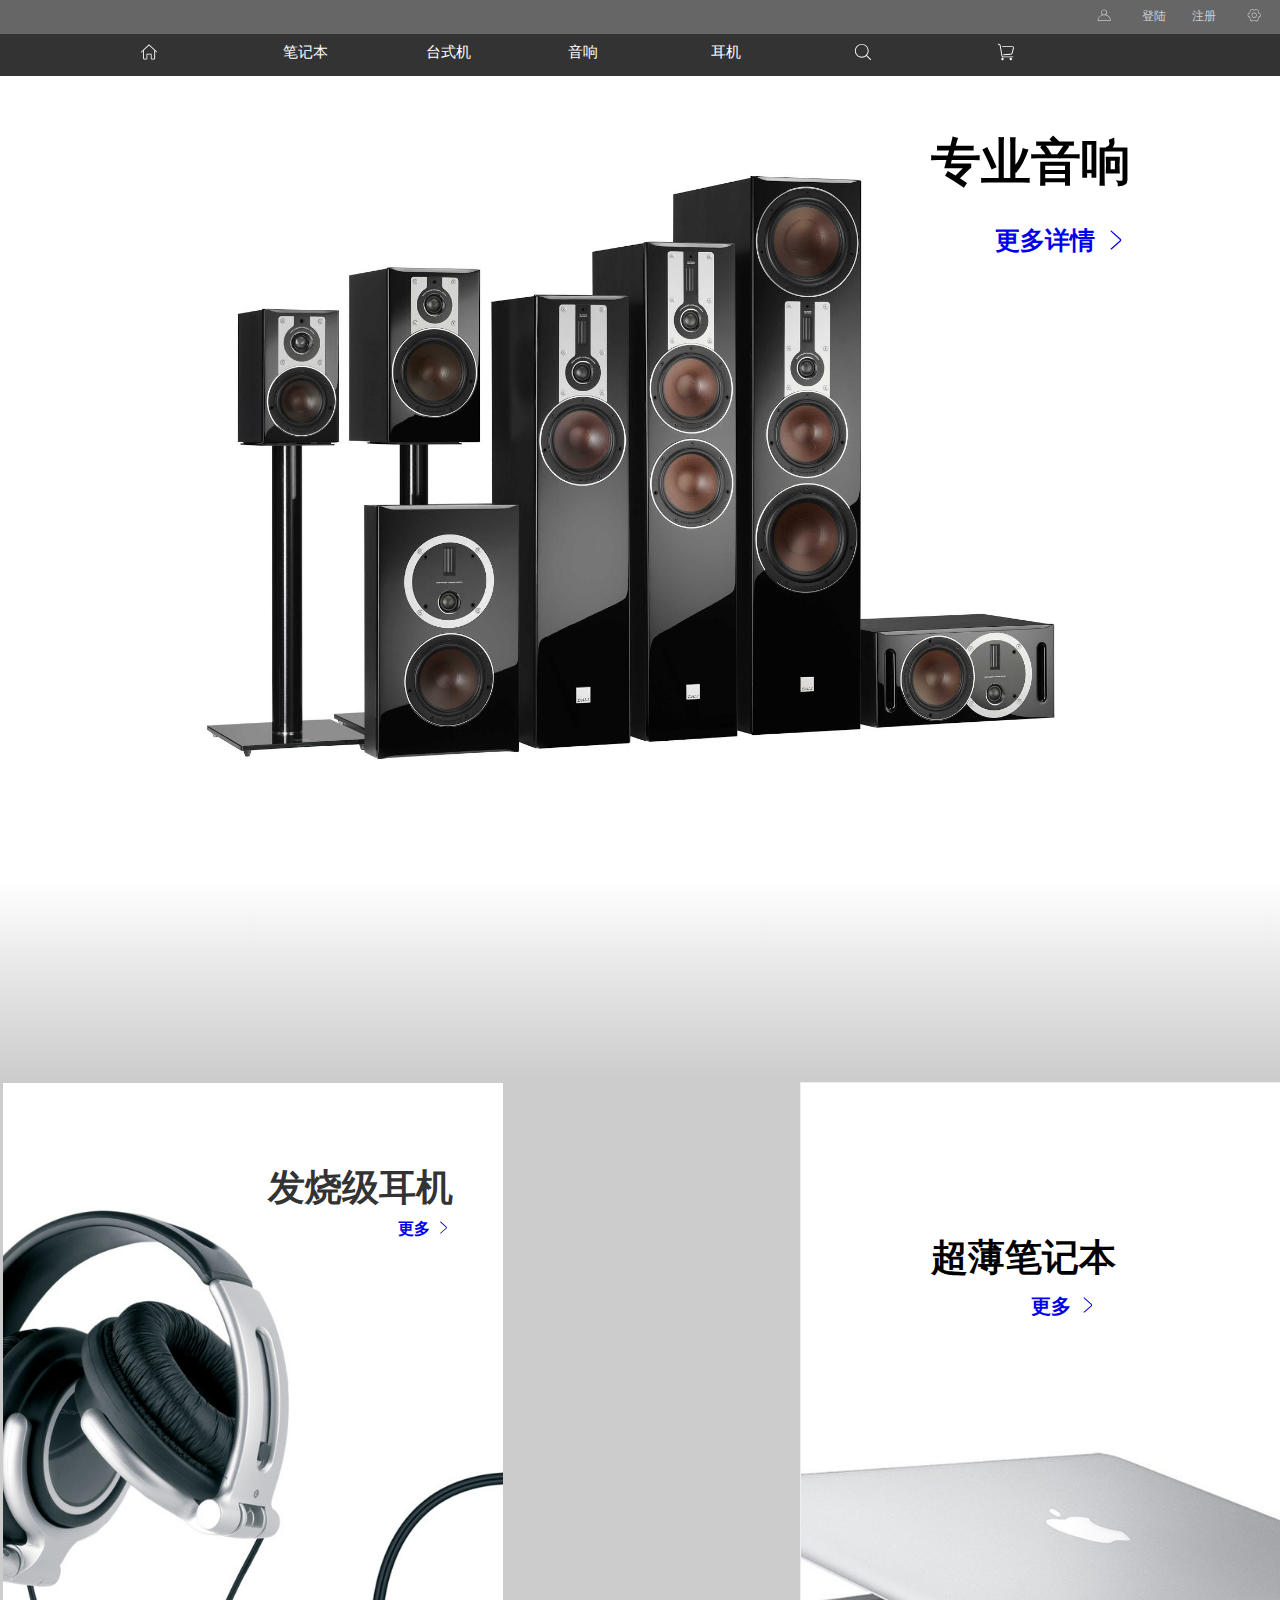
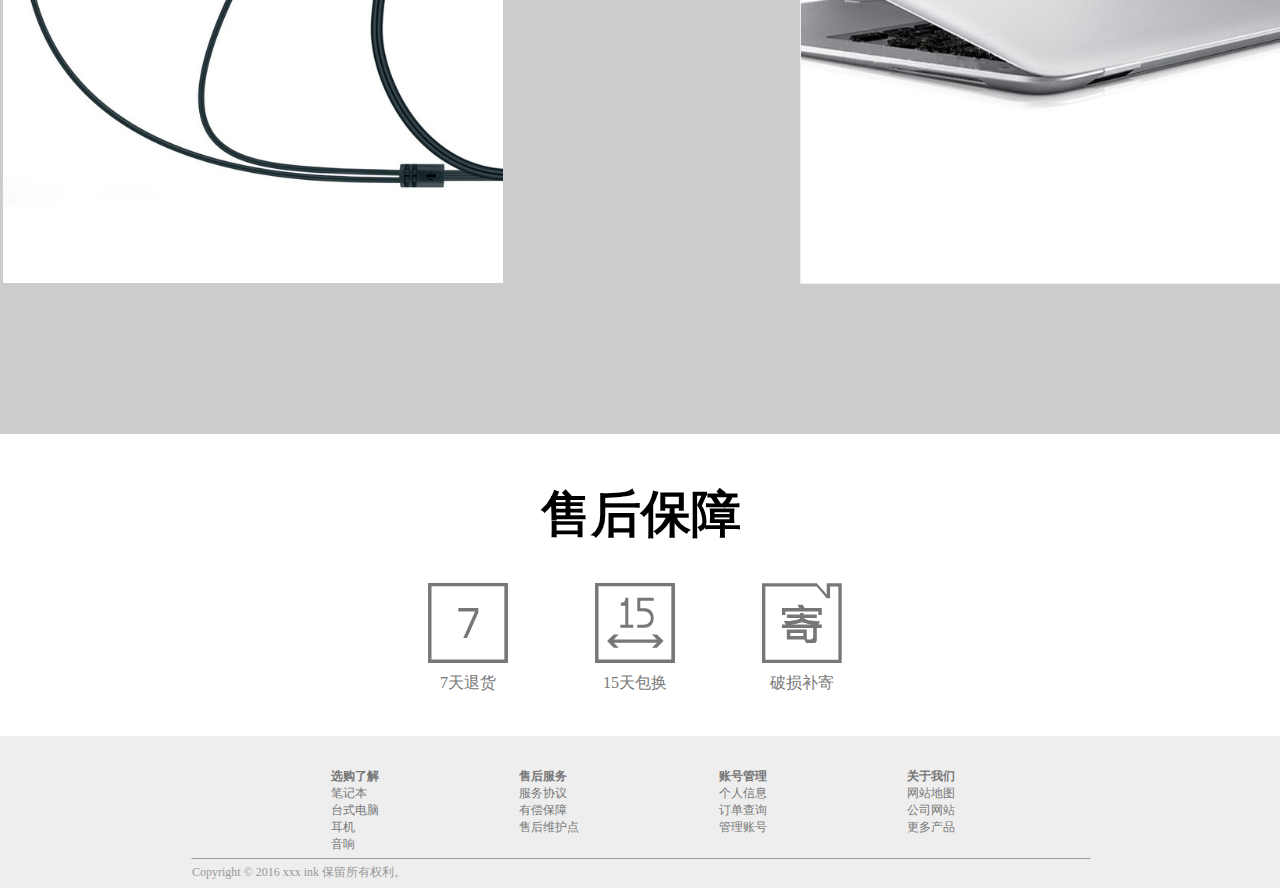
<file: 学校作业/index.html>
<!doctype html>
<html>
<head>
<meta charset="utf-8">
<title>百脑汇</title>
<link href="css/index.css" type="text/CSS" rel="stylesheet">
<script src="icon/iconfont.js"></script>
<script src="js/alert.js"></script>
</head>
<body>
  <div id="container">
    <div id="banner" class="banner">
      <div class="logo"></div>
      <div class="user">
        <ul class="login">
          <li><a href="#">
            <svg class="icon" aria-hidden="true">
              <use xlink:href="#icon-wodejuhuasuan"></use>
            </svg>
          </a></li>
          <li><a href="#">登陆</a></li>
          <li><a href="#">注册</a></li>
          <li><a href="#">
            <svg class="icon" aria-hidden="true">
              <use xlink:href="#icon-shezhi"></use>
            </svg>
          </a></li>
        </ul>
      </div>
    </div>
    <div id="nav" class="nav">
      <ul>
        <li><a href="#">
          <svg class="icon" aria-hidden="true">
            <use xlink:href="#icon-shouye"></use>
          </svg>
        </a></li>
        <li><a href="laptop.html">笔记本</a></li>
        <li><a href="destop.html">台式机</a></li>
        <li><a href="yinxiang.html">音响</a></li>
        <li><a href="ear-pod.html">耳机</a></li>
        <li><a href="#">
          <svg class="icon" aria-hidden="true">
            <use xlink:href="#icon-sousuo"></use>
          </svg>
        </a></li>
        <li><a href="#">
          <svg class="icon" aria-hidden="true">
            <use xlink:href="#icon-gouwuche"></use>
          </svg>
        </a></li>
      </ul>
    </div>
    <div id="content" class="content">
      <div class="laptop-main">
        <p>
          专业音响<br>
          <a href="#">
            更多详情
            <svg class="icon" aria-hidden="true">
              <use xlink:href="#icon-more"></use>
            </svg>
          </a>
        </p>
      </div>
      <div class="ingradient">
      </div>
      <div class="laptop-middle">
        <div class="laptop-center">
          <div class="laptop-left">
            <p>
              发烧级耳机<br>
              <a href="#">更多
                <svg class="icon" aria-hidden="true">
                  <use xlink:href="#icon-more"></use>
                </svg>
              </a>
            </p>
          </div>
          <div class="laptop-right">
            <p>
              超薄笔记本<br>
              <a href="#">
                更多
                <svg class="icon" aria-hidden="true">
                  <use xlink:href="#icon-more"></use>
                </svg>
              </a>
            </p>
          </div>
        </div>
      </div>
      </div>
      <div class="laptop-bottom">
        <div class="after-sale-service">
          <p>售后保障</p>
            <div class="seven-day">
              <svg class="icon" aria-hidden="true">
                 <use xlink:href="#icon-7tiantuihuo"></use>
              </svg>
              <span>7天退货</span>
            </div>
            <div class="fifteen-day">
              <svg class="icon" aria-hidden="true">
                 <use xlink:href="#icon-15tianbaohuan"></use>
              </svg>
              <span>15天包换</span>
            </div>
            <div class="recover">
              <svg class="icon" aria-hidden="true">
                 <use xlink:href="#icon-posunbuji"></use>
              </svg>
              <span>破损补寄</span>
            </div>
        </div>
      </div>
  <div class="footer" id="footer">
    <div class="list">
      <dl>
        <dt>选购了解</dt>
        <dd>笔记本</dd>
        <dd>台式电脑</dd>
        <dd>耳机</dd>
        <dd>音响</dd>
      </dl>
      <dl>
        <dt>售后服务</dt>
        <dd>服务协议</dd>
        <dd>有偿保障</dd>
        <dd>售后维护点</dd>
      </dl>
      <dl>
        <dt>账号管理</dt>
        <dd>个人信息</dd>
        <dd>订单查询</dd>
        <dd>管理账号</dd>
      </dl>
      <dl>
        <dt>关于我们</dt>
        <dd>网站地图</dd>
        <dd>公司网站</dd>
        <dd>更多产品</dd>
      </dl>
    <div>
    <div class="declaration">
    <p>Copyright © 2016 xxx ink 保留所有权利。</p>
    </div>
  </div>
</div>
</body>
</html>
</file>
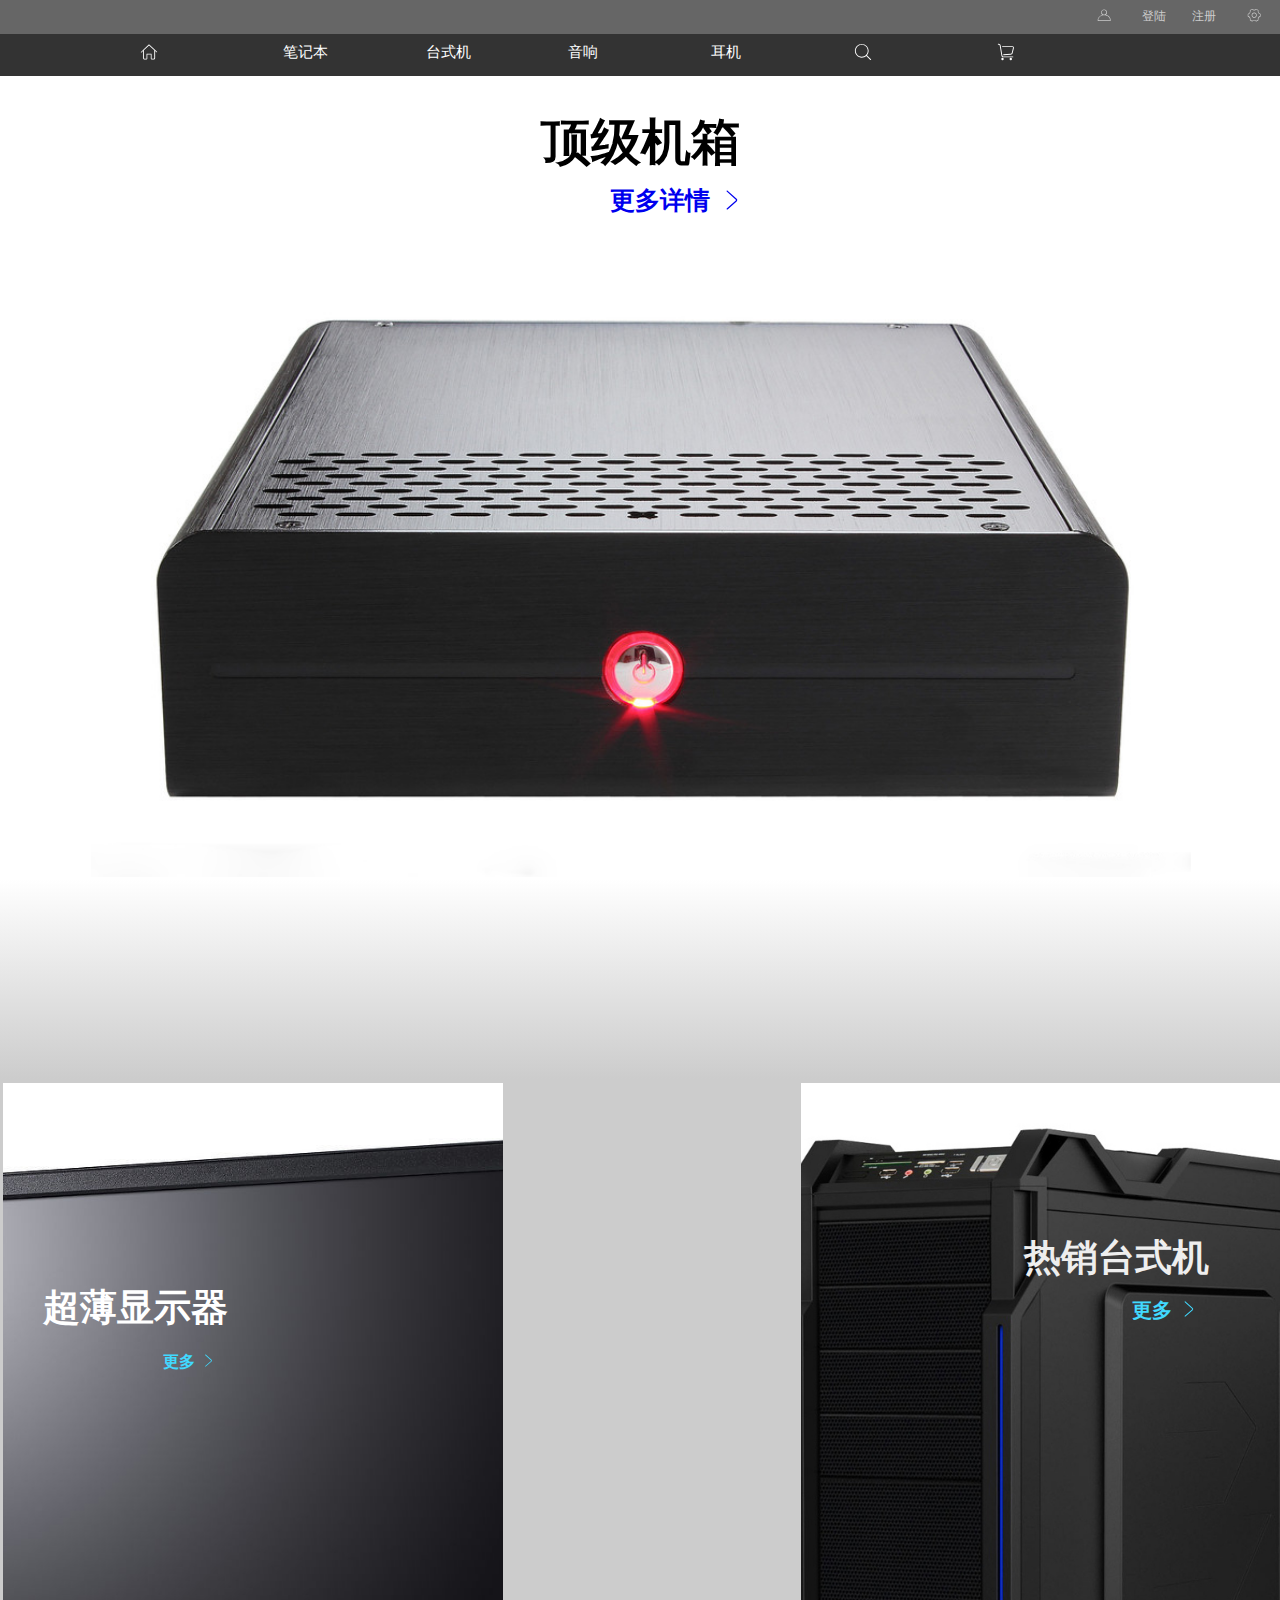
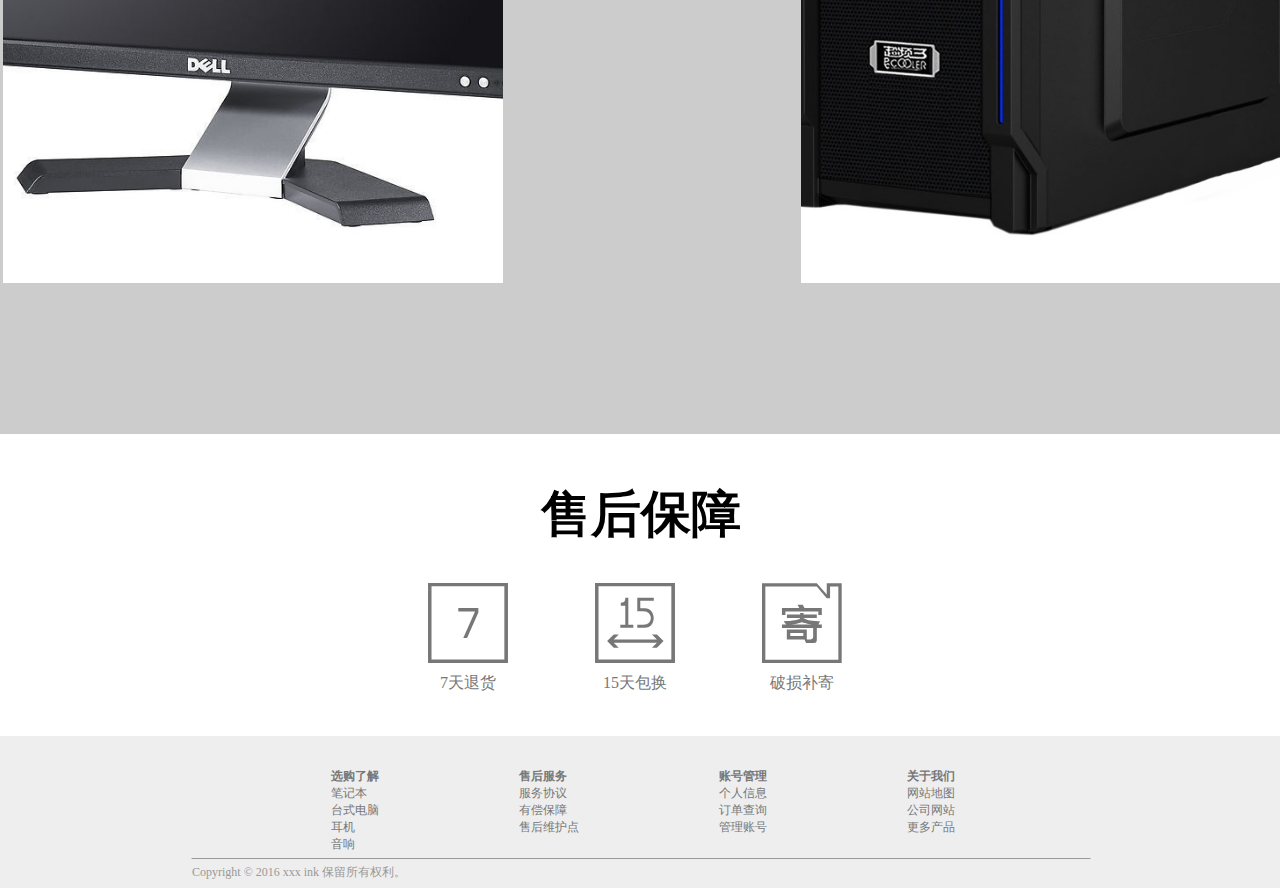
<file: 学校作业/destop.html>
<!doctype html>
<html>
<head>
<meta charset="utf-8">
<title>百脑汇-台式机专区</title>
<link href="css/destop.css" type="text/CSS" rel="stylesheet">
<script src="icon/iconfont.js"></script>
</head>
<body>
  <div id="container">
    <div id="banner" class="banner">
      <div class="logo"></div>
      <div class="user">
        <ul class="login">
          <li><a href="#">
            <svg class="icon" aria-hidden="true">
              <use xlink:href="#icon-wodejuhuasuan"></use>
            </svg>
          </a></li>
          <li><a href="#">登陆</a></li>
          <li><a href="#">注册</a></li>
          <li><a href="#">
            <svg class="icon" aria-hidden="true">
              <use xlink:href="#icon-shezhi"></use>
            </svg>
          </a></li>
        </ul>
      </div>
    </div>
    <div id="nav" class="nav">
      <ul>
        <li><a href="index.html">
          <svg class="icon" aria-hidden="true">
            <use xlink:href="#icon-shouye"></use>
          </svg>
        </a></li>
        <li><a href="laptop.html">笔记本</a></li>
        <li><a href="#">台式机</a></li>
        <li><a href="yinxiang.html">音响</a></li>
        <li><a href="ear-pod.html">耳机</a></li>
        <li><a href="#">
          <svg class="icon" aria-hidden="true">
            <use xlink:href="#icon-sousuo"></use>
          </svg>
        </a></li>
        <li><a href="#">
          <svg class="icon" aria-hidden="true">
            <use xlink:href="#icon-gouwuche"></use>
          </svg>
        </a></li>
      </ul>
    </div>
    <div id="content" class="content">
      <div class="laptop-main">
        <p>
          顶级机箱<br>
          <a href="#">
            更多详情
            <svg class="icon" aria-hidden="true">
              <use xlink:href="#icon-more"></use>
            </svg>
          </a>
        </p>
      </div>
      <div class="ingradient">
      </div>
      <div class="laptop-middle">
        <div class="laptop-center">
          <div class="laptop-left">
            <p>
              超薄显示器<br>
              <a href="#">更多
                <svg class="icon" aria-hidden="true">
                  <use xlink:href="#icon-more"></use>
                </svg>
              </a>
            </p>
          </div>
          <div class="laptop-right">
            <p>
              热销台式机
              <br><a href="#">
                更多
                <svg class="icon" aria-hidden="true">
                  <use xlink:href="#icon-more"></use>
                </svg>
              </a>
            </p>
          </div>
        </div>
      </div>
      </div>
      <div class="laptop-bottom">
        <div class="after-sale-service">
          <p>售后保障</p>
            <div class="seven-day">
              <svg class="icon" aria-hidden="true">
                 <use xlink:href="#icon-7tiantuihuo"></use>
              </svg>
              <span>7天退货</span>
            </div>
            <div class="fifteen-day">
              <svg class="icon" aria-hidden="true">
                 <use xlink:href="#icon-15tianbaohuan"></use>
              </svg>
              <span>15天包换</span>
            </div>
            <div class="recover">
              <svg class="icon" aria-hidden="true">
                 <use xlink:href="#icon-posunbuji"></use>
              </svg>
              <span>破损补寄</span>
            </div>
        </div>
      </div>
  <div class="footer" id="footer">
    <div class="list">
      <dl>
        <dt>选购了解</dt>
        <dd>笔记本</dd>
        <dd>台式电脑</dd>
        <dd>耳机</dd>
        <dd>音响</dd>
      </dl>
      <dl>
        <dt>售后服务</dt>
        <dd>服务协议</dd>
        <dd>有偿保障</dd>
        <dd>售后维护点</dd>
      </dl>
      <dl>
        <dt>账号管理</dt>
        <dd>个人信息</dd>
        <dd>订单查询</dd>
        <dd>管理账号</dd>
      </dl>
      <dl>
        <dt>关于我们</dt>
        <dd>网站地图</dd>
        <dd>公司网站</dd>
        <dd>更多产品</dd>
      </dl>
    <div>
    <div class="declaration">
    <p>Copyright © 2016 xxx ink 保留所有权利。</p>
    </div>
  </div>
</div>
</body>
</html>
</file>
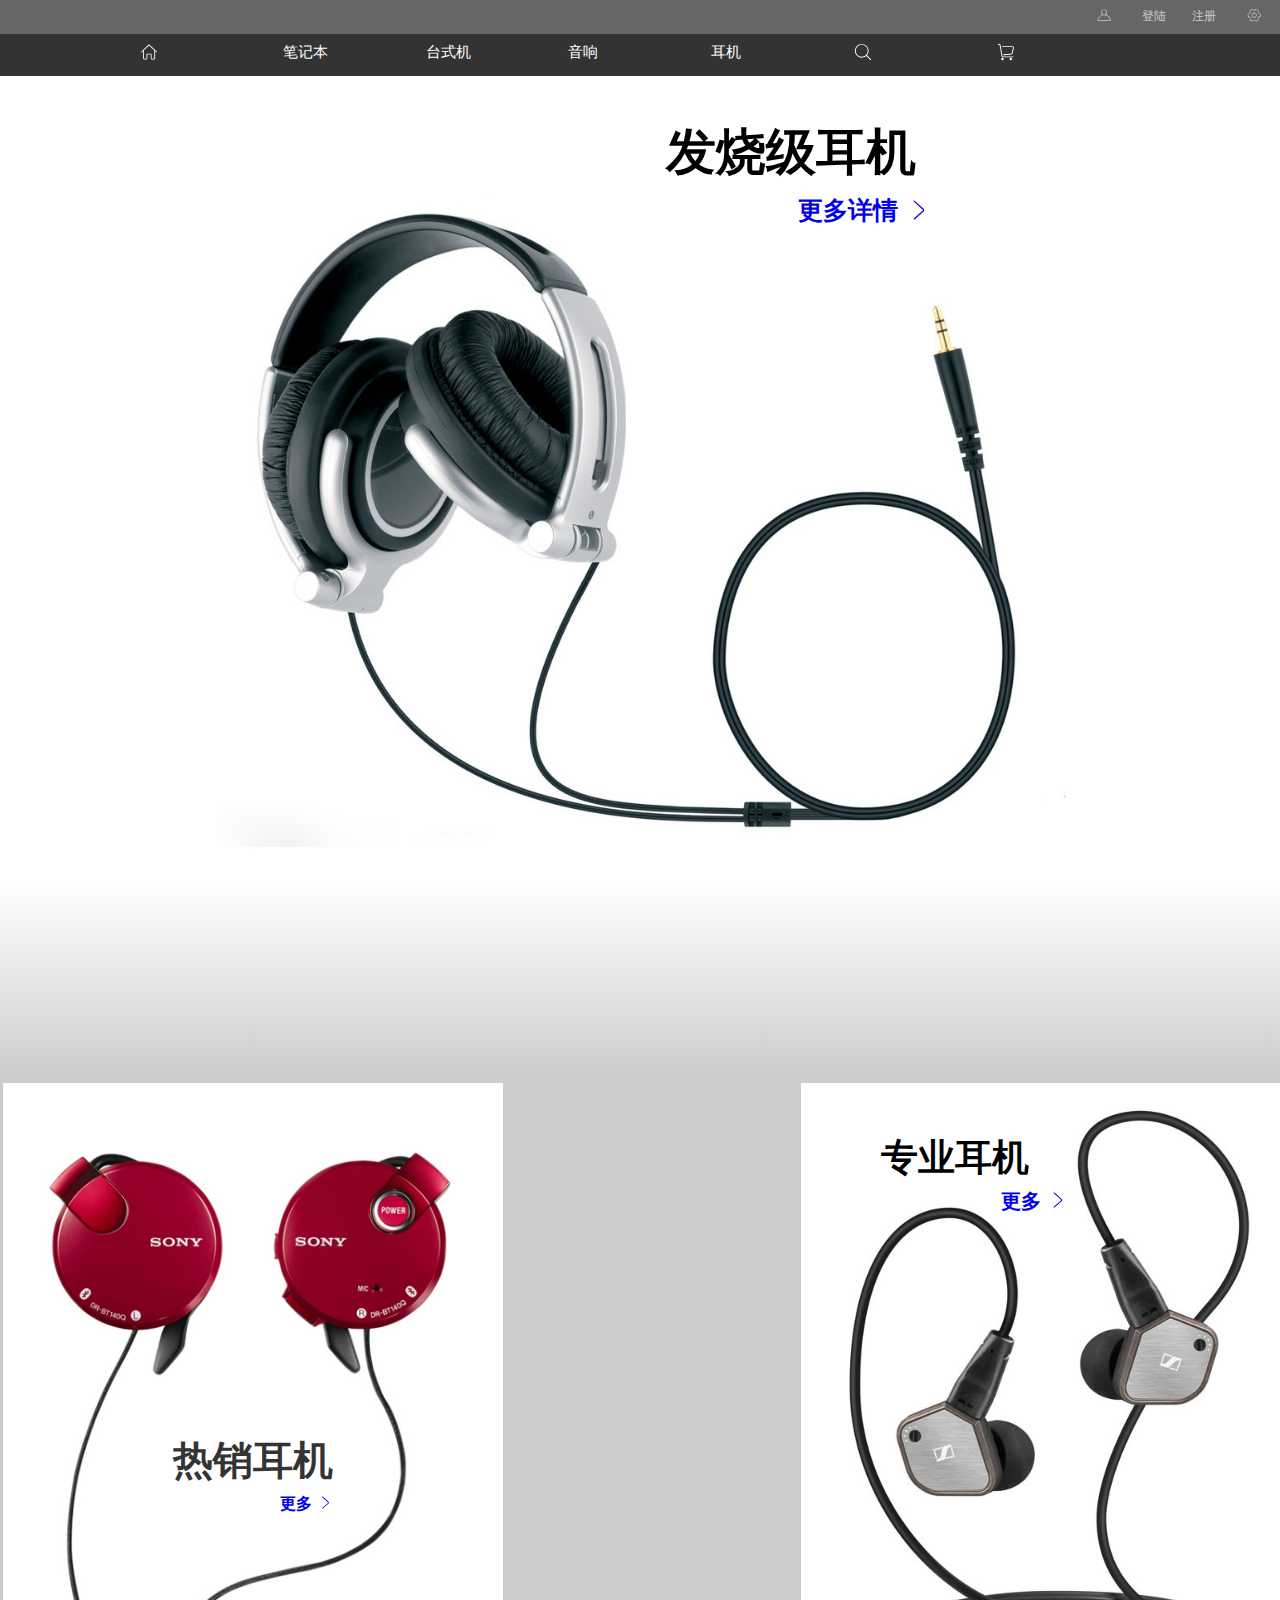
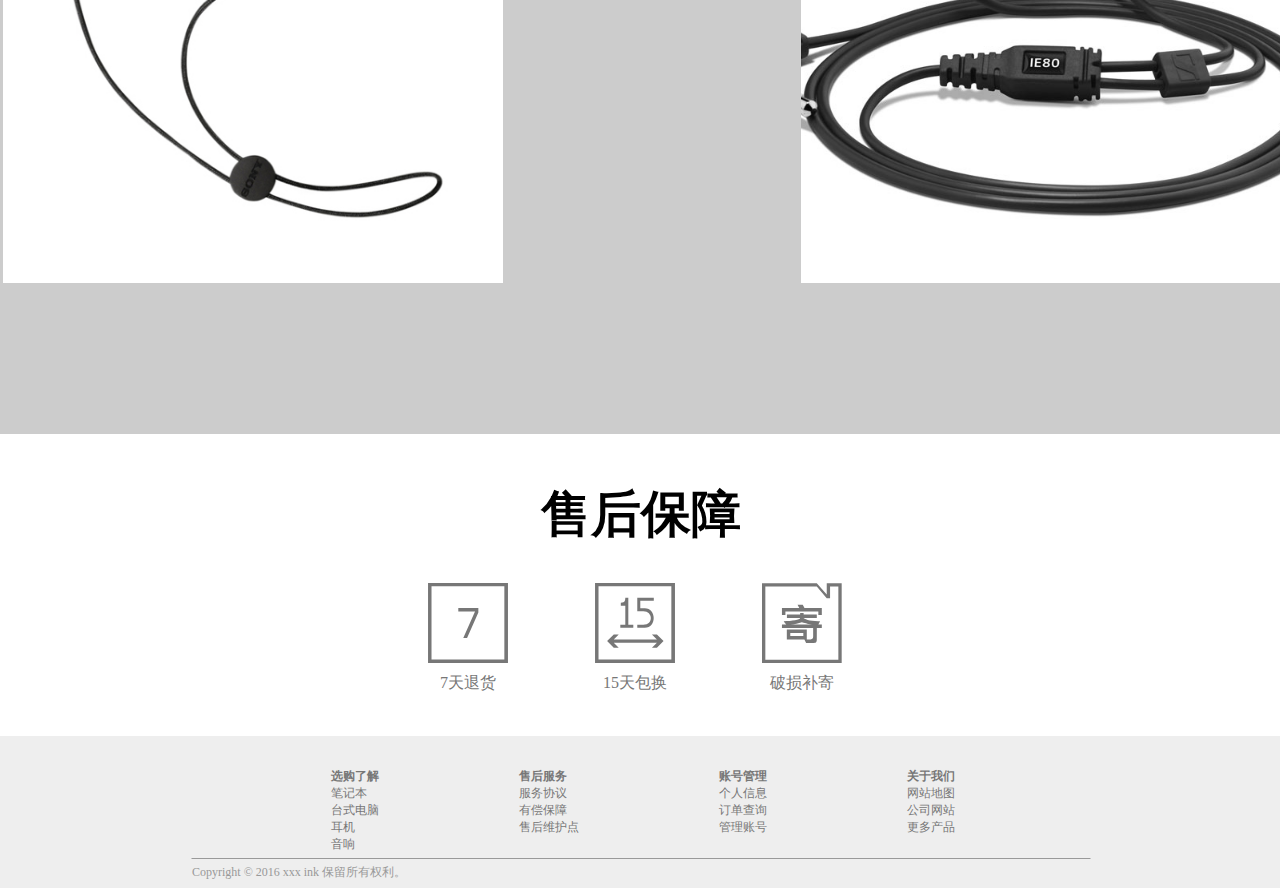
<file: 学校作业/ear-pod.html>
<!doctype html>
<html>
<head>
<meta charset="utf-8">
<title>百脑汇-耳机专区</title>
<link href="css/ear-pod.css" type="text/CSS" rel="stylesheet">
<script src="icon/iconfont.js"></script>
</head>
<body>
  <div id="container">
    <div id="banner" class="banner">
      <div class="logo"></div>
      <div class="user">
        <ul class="login">
          <li><a href="#">
            <svg class="icon" aria-hidden="true">
              <use xlink:href="#icon-wodejuhuasuan"></use>
            </svg>
          </a></li>
          <li><a href="#">登陆</a></li>
          <li><a href="#">注册</a></li>
          <li><a href="#">
            <svg class="icon" aria-hidden="true">
              <use xlink:href="#icon-shezhi"></use>
            </svg>
          </a></li>
        </ul>
      </div>
    </div>
    <div id="nav" class="nav">
      <ul>
        <li><a href="index.html">
          <svg class="icon" aria-hidden="true">
            <use xlink:href="#icon-shouye"></use>
          </svg>
        </a></li>
        <li><a href="laptop.html">笔记本</a></li>
        <li><a href="destop.html">台式机</a></li>
        <li><a href="yinxiang.html">音响</a></li>
        <li><a href="#">耳机</a></li>
        <li><a href="#">
          <svg class="icon" aria-hidden="true">
            <use xlink:href="#icon-sousuo"></use>
          </svg>
        </a></li>
        <li><a href="#">
          <svg class="icon" aria-hidden="true">
            <use xlink:href="#icon-gouwuche"></use>
          </svg>
        </a></li>
      </ul>
    </div>
    <div id="content" class="content">
      <div class="laptop-main">
        <p>
          发烧级耳机<br>
          <a href="#">
            更多详情
            <svg class="icon" aria-hidden="true">
              <use xlink:href="#icon-more"></use>
            </svg>
          </a>
        </p>
      </div>
      <div class="ingradient">
      </div>
      <div class="laptop-middle">
        <div class="laptop-center">
          <div class="laptop-left">
            <p>
              热销耳机<br>
              <a href="#">更多
                <svg class="icon" aria-hidden="true">
                  <use xlink:href="#icon-more"></use>
                </svg>
              </a>
            </p>
          </div>
          <div class="laptop-right">
            <p>
              专业耳机<a href="#">
                更多
                <svg class="icon" aria-hidden="true">
                  <use xlink:href="#icon-more"></use>
                </svg>
              </a>
            </p>
          </div>
        </div>
      </div>
      </div>
      <div class="laptop-bottom">
        <div class="after-sale-service">
          <p>售后保障</p>
            <div class="seven-day">
              <svg class="icon" aria-hidden="true">
                 <use xlink:href="#icon-7tiantuihuo"></use>
              </svg>
              <span>7天退货</span>
            </div>
            <div class="fifteen-day">
              <svg class="icon" aria-hidden="true">
                 <use xlink:href="#icon-15tianbaohuan"></use>
              </svg>
              <span>15天包换</span>
            </div>
            <div class="recover">
              <svg class="icon" aria-hidden="true">
                 <use xlink:href="#icon-posunbuji"></use>
              </svg>
              <span>破损补寄</span>
            </div>
        </div>
      </div>
  <div class="footer" id="footer">
    <div class="list">
      <dl>
        <dt>选购了解</dt>
        <dd>笔记本</dd>
        <dd>台式电脑</dd>
        <dd>耳机</dd>
        <dd>音响</dd>
      </dl>
      <dl>
        <dt>售后服务</dt>
        <dd>服务协议</dd>
        <dd>有偿保障</dd>
        <dd>售后维护点</dd>
      </dl>
      <dl>
        <dt>账号管理</dt>
        <dd>个人信息</dd>
        <dd>订单查询</dd>
        <dd>管理账号</dd>
      </dl>
      <dl>
        <dt>关于我们</dt>
        <dd>网站地图</dd>
        <dd>公司网站</dd>
        <dd>更多产品</dd>
      </dl>
    <div>
    <div class="declaration">
    <p>Copyright © 2016 xxx ink 保留所有权利。</p>
    </div>
  </div>
</div>
</body>
</html>
</file>
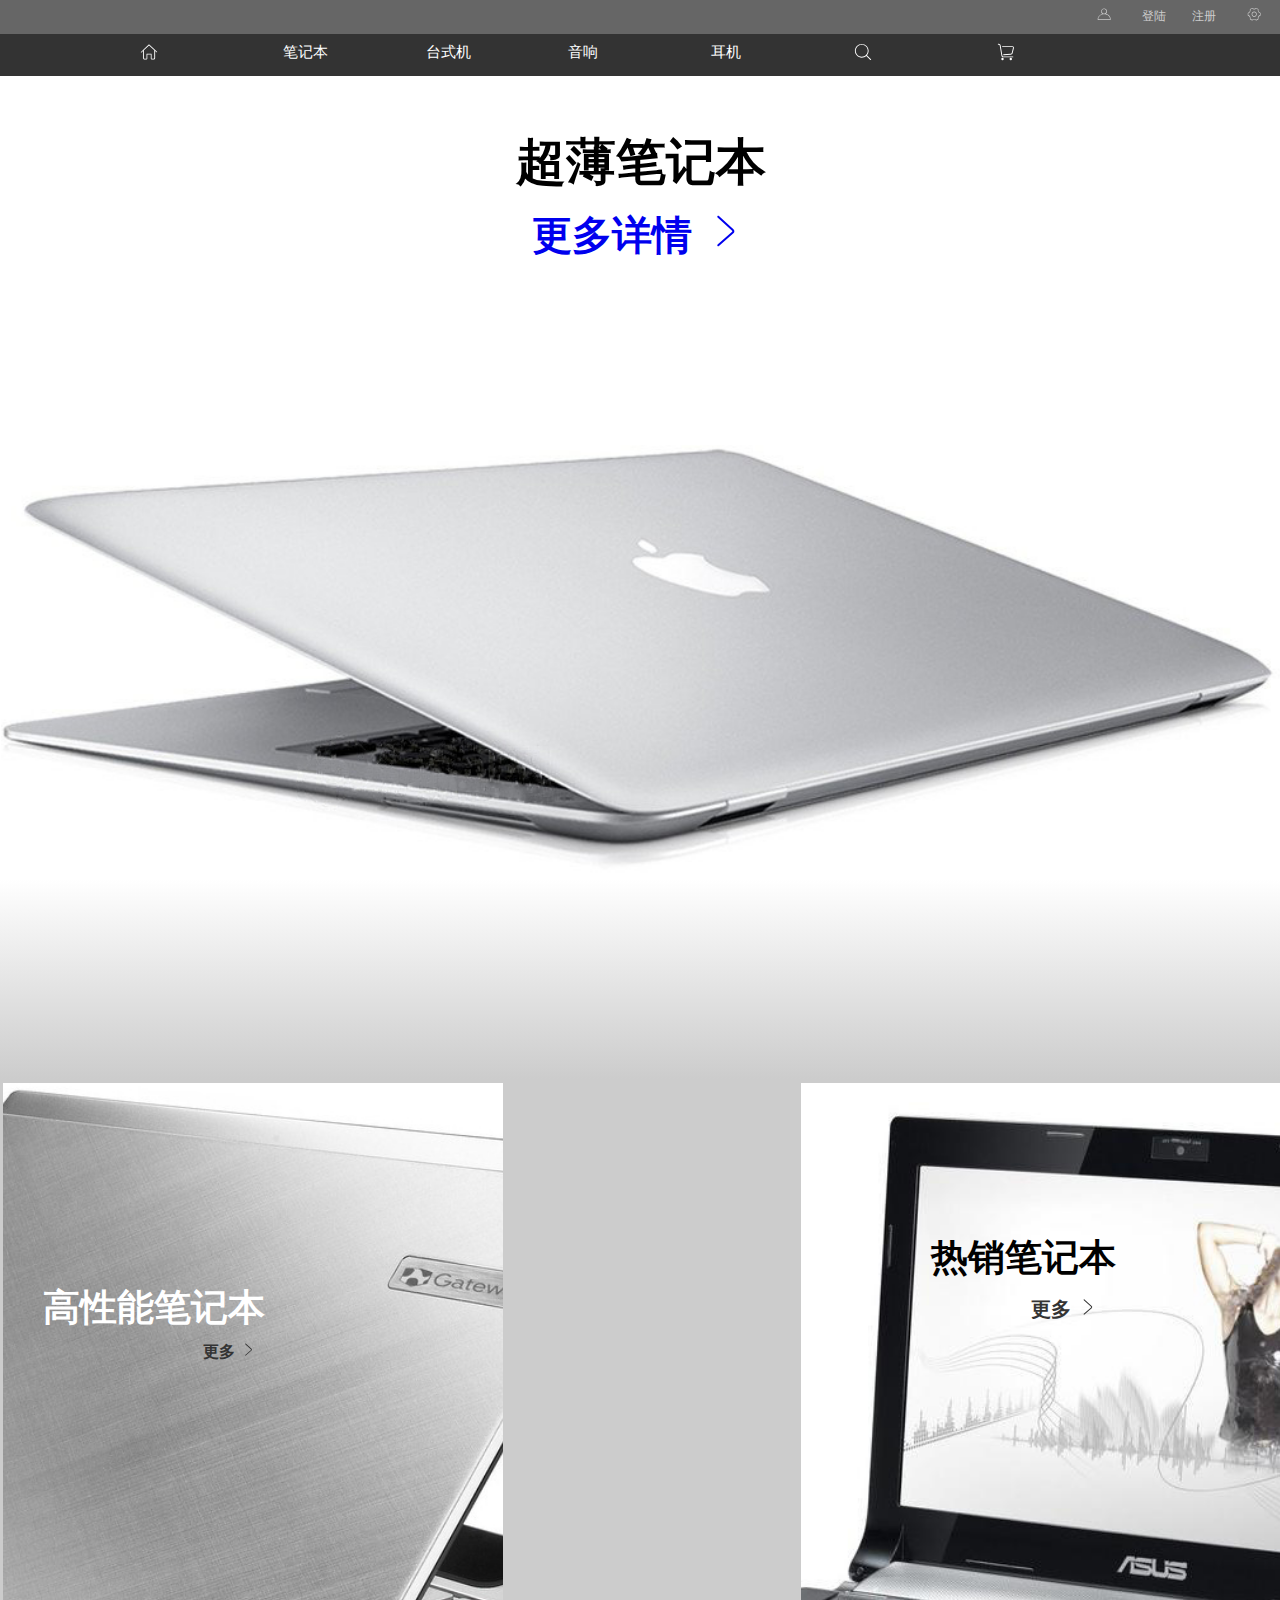
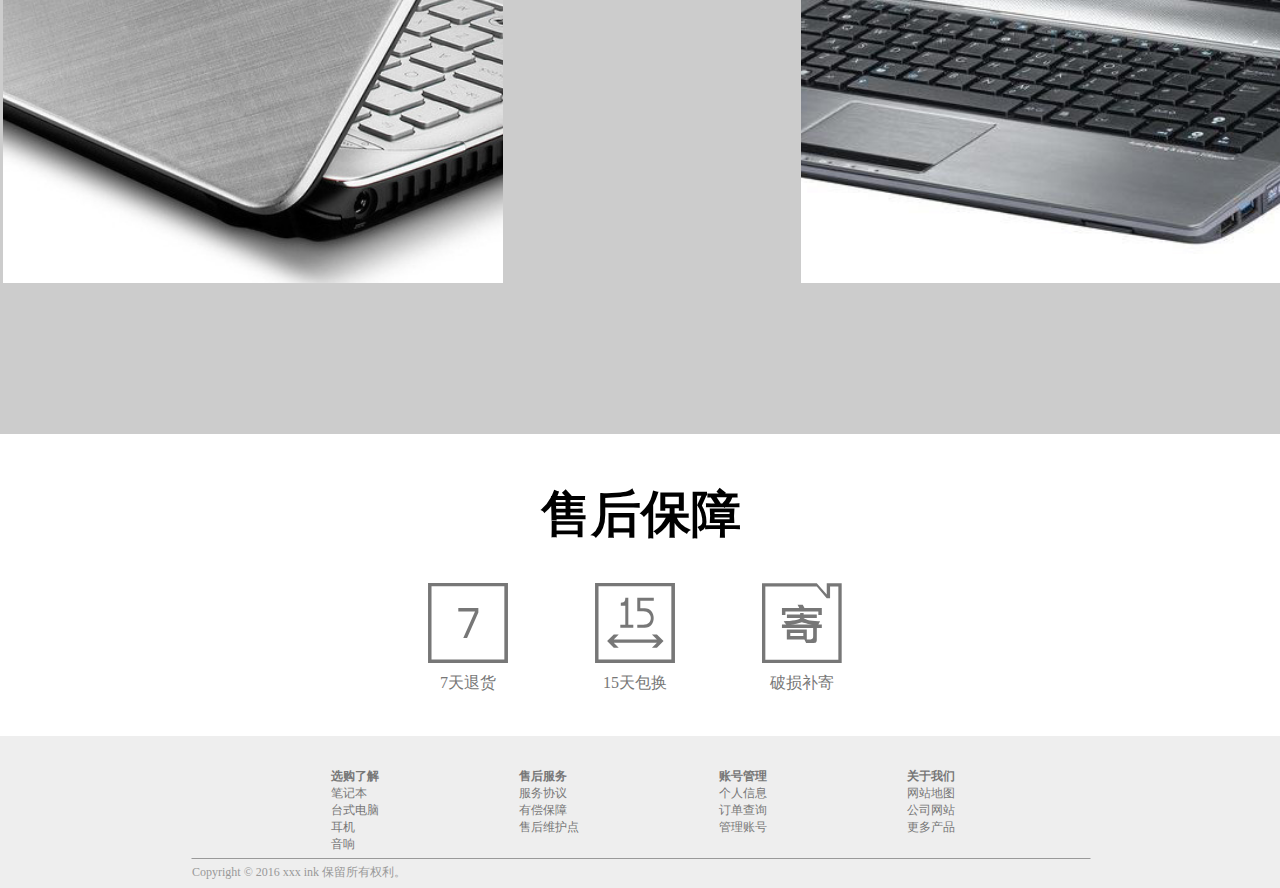
<file: 学校作业/laptop.html>
<!doctype html>
<html>
<head>
<meta charset="utf-8">
<title>百脑汇-笔记本专区</title>
<link href="css/laptop.css" type="text/CSS" rel="stylesheet">
<script src="icon/iconfont.js"></script>
</head>
<body>
  <div id="container">
    <div id="banner" class="banner">
      <div class="logo"></div>
      <div class="user">
        <ul class="login">
          <li><a href="#">
            <svg class="icon" aria-hidden="true">
              <use xlink:href="#icon-wodejuhuasuan"></use>
            </svg>
          </a></li>
          <li><a href="#">登陆</a></li>
          <li><a href="#">注册</a></li>
          <li><a href="#">
            <svg class="icon" aria-hidden="true">
              <use xlink:href="#icon-shezhi"></use>
            </svg>
          </a></li>
        </ul>
      </div>
    </div>
    <div id="nav" class="nav">
      <ul>
        <li><a href="index.html">
          <svg class="icon" aria-hidden="true">
            <use xlink:href="#icon-shouye"></use>
          </svg>
        </a></li>
        <li><a href="#">笔记本</a></li>
        <li><a href="destop.html">台式机</a></li>
        <li><a href="yinxiang.html">音响</a></li>
        <li><a href="ear-pod.html">耳机</a></li>
        <li><a href="#">
          <svg class="icon" aria-hidden="true">
            <use xlink:href="#icon-sousuo"></use>
          </svg>
        </a></li>
        <li><a href="#">
          <svg class="icon" aria-hidden="true">
            <use xlink:href="#icon-gouwuche"></use>
          </svg>
        </a></li>
      </ul>
    </div>
    <div id="content" class="content">
      <div class="laptop-main">
        <p>
          超薄笔记本<br>
          <a href="#">
            更多详情
            <svg class="icon" aria-hidden="true">
              <use xlink:href="#icon-more"></use>
            </svg>
          </a>
        </p>
      </div>
      <div class="ingradient">
      </div>
      <div class="laptop-middle">
        <div class="laptop-center">
          <div class="laptop-left">
            <p>
              高性能笔记本<br>
              <a href="#">更多
                <svg class="icon" aria-hidden="true">
                  <use xlink:href="#icon-more"></use>
                </svg>
              </a>
            </p>
          </div>
          <div class="laptop-right">
            <p>
              热销笔记本<a href="#">
                更多
                <svg class="icon" aria-hidden="true">
                  <use xlink:href="#icon-more"></use>
                </svg>
              </a>
            </p>
          </div>
        </div>
      </div>
      </div>
      <div class="laptop-bottom">
        <div class="after-sale-service">
          <p>售后保障</p>
            <div class="seven-day">
              <svg class="icon" aria-hidden="true">
                 <use xlink:href="#icon-7tiantuihuo"></use>
              </svg>
              <span>7天退货</span>
            </div>
            <div class="fifteen-day">
              <svg class="icon" aria-hidden="true">
                 <use xlink:href="#icon-15tianbaohuan"></use>
              </svg>
              <span>15天包换</span>
            </div>
            <div class="recover">
              <svg class="icon" aria-hidden="true">
                 <use xlink:href="#icon-posunbuji"></use>
              </svg>
              <span>破损补寄</span>
            </div>
        </div>
      </div>
  <div class="footer" id="footer">
    <div class="list">
      <dl>
        <dt>选购了解</dt>
        <dd>笔记本</dd>
        <dd>台式电脑</dd>
        <dd>耳机</dd>
        <dd>音响</dd>
      </dl>
      <dl>
        <dt>售后服务</dt>
        <dd>服务协议</dd>
        <dd>有偿保障</dd>
        <dd>售后维护点</dd>
      </dl>
      <dl>
        <dt>账号管理</dt>
        <dd>个人信息</dd>
        <dd>订单查询</dd>
        <dd>管理账号</dd>
      </dl>
      <dl>
        <dt>关于我们</dt>
        <dd>网站地图</dd>
        <dd>公司网站</dd>
        <dd>更多产品</dd>
      </dl>
    <div>
    <div class="declaration">
    <p>Copyright © 2016 xxx ink 保留所有权利。</p>
    </div>
  </div>
</div>
</body>
</html>
</file>
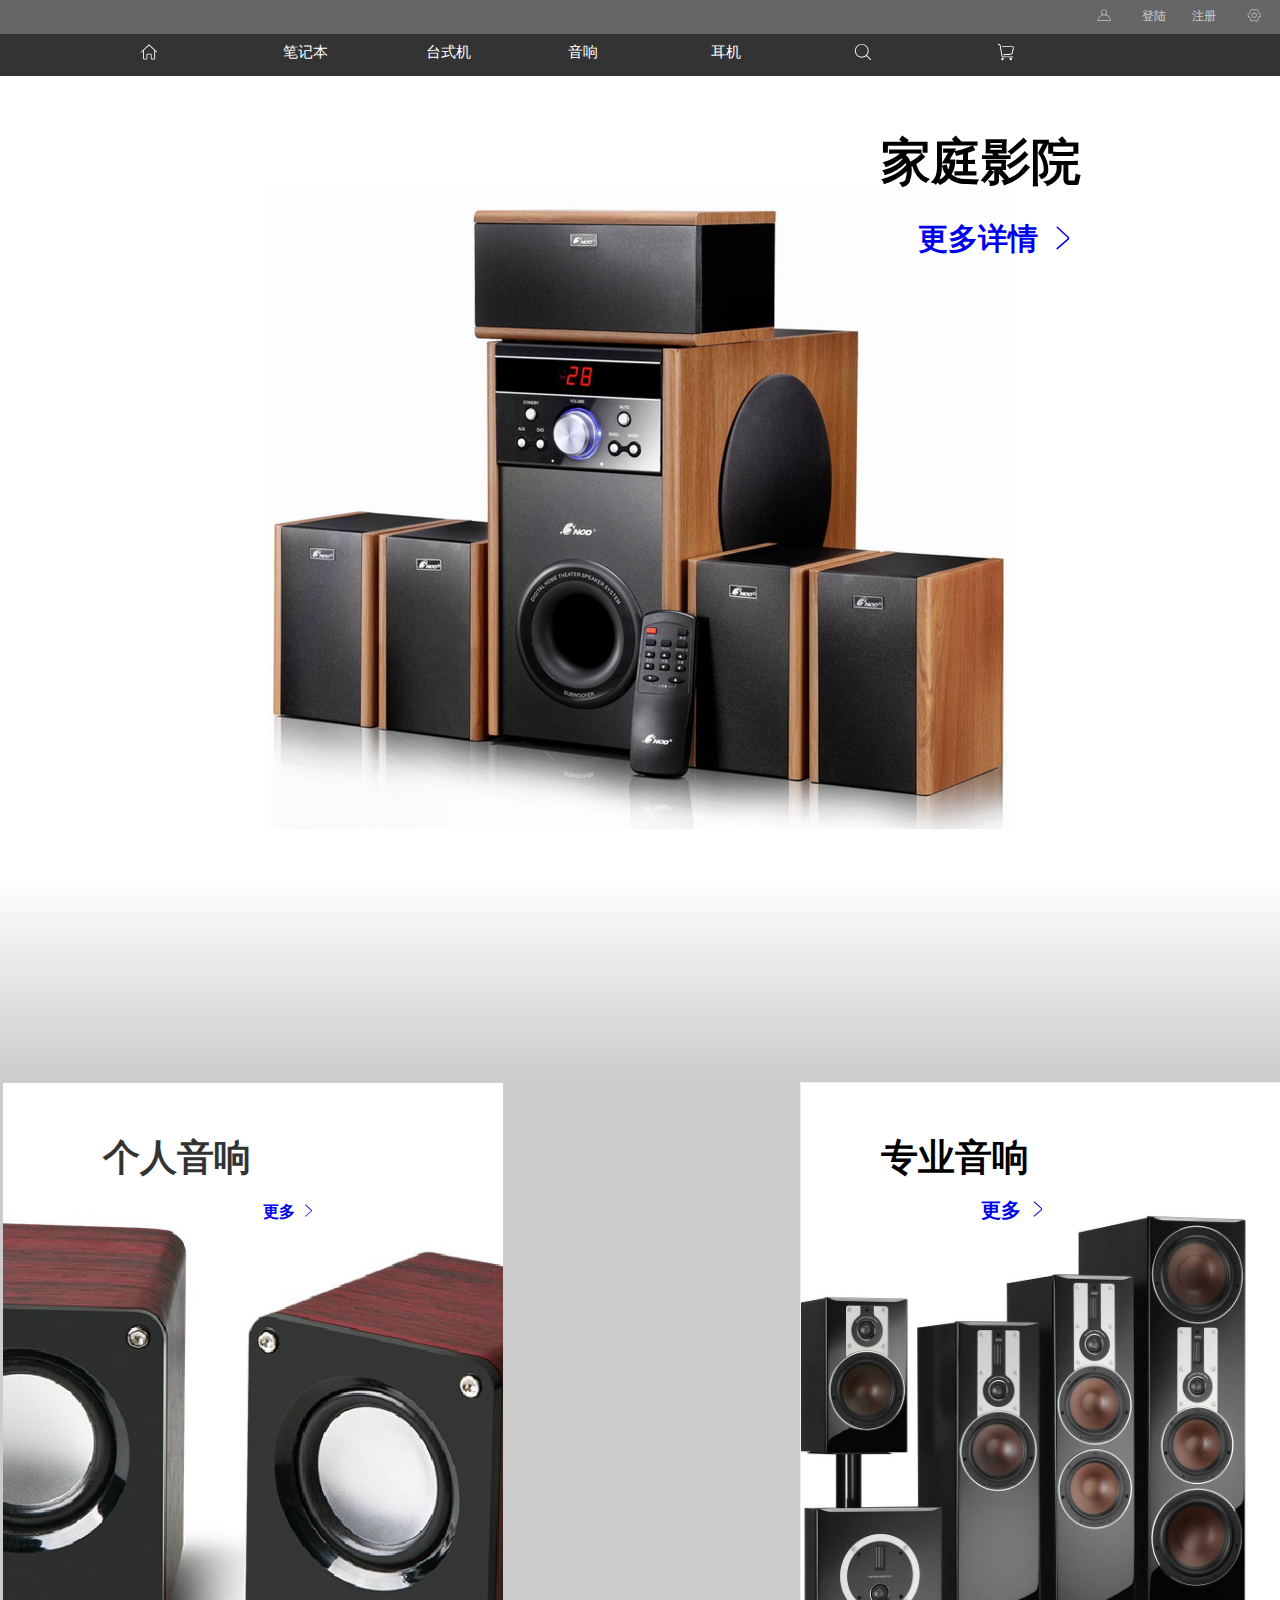
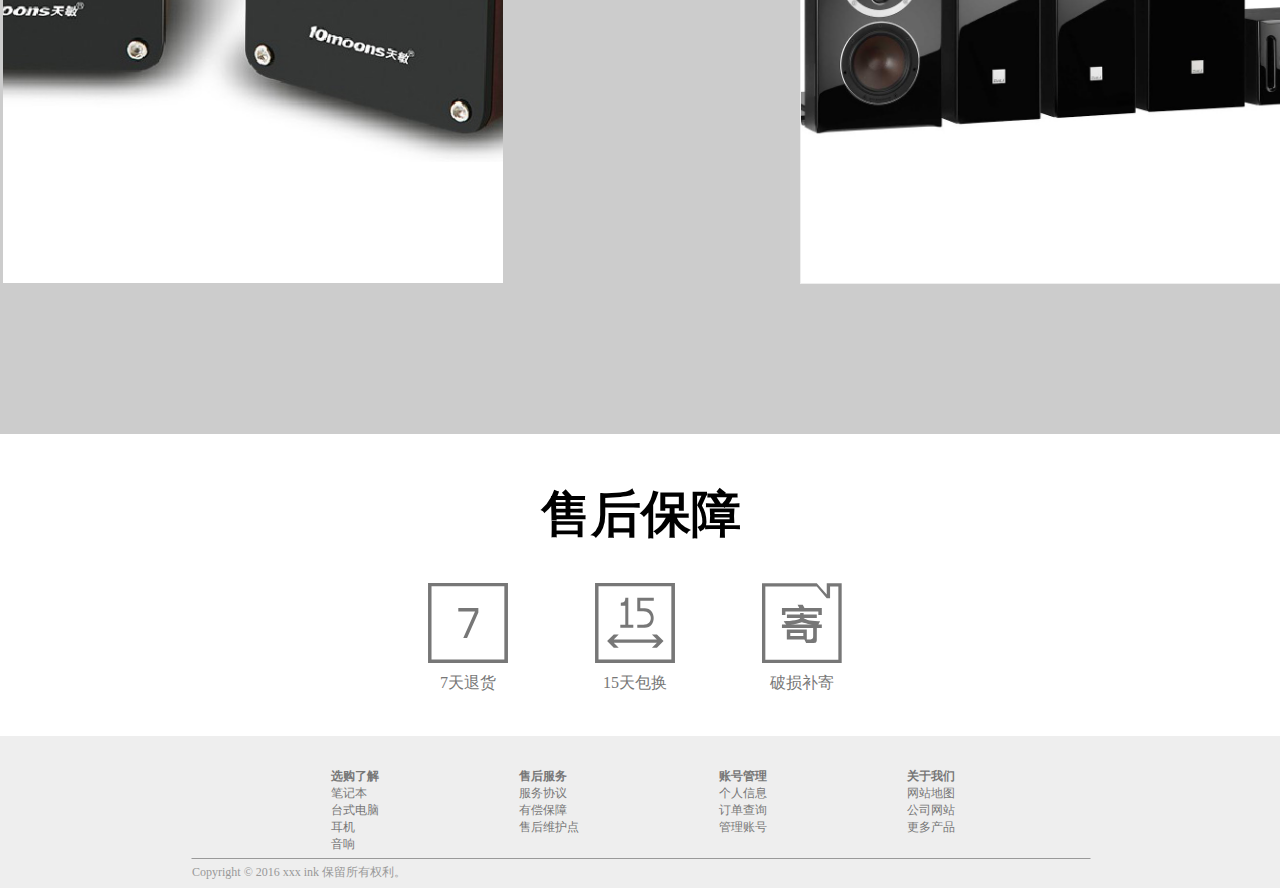
<file: 学校作业/yinxiang.html>
<!doctype html>
<html>
<head>
<meta charset="utf-8">
<title>百脑汇-音响专区</title>
<link href="css/yinxiang.css" type="text/CSS" rel="stylesheet">
<script src="icon/iconfont.js"></script>
</head>
<body>
  <div id="container">
    <div id="banner" class="banner">
      <div class="logo"></div>
      <div class="user">
        <ul class="login">
          <li><a href="#">
            <svg class="icon" aria-hidden="true">
              <use xlink:href="#icon-wodejuhuasuan"></use>
            </svg>
          </a></li>
          <li><a href="#">登陆</a></li>
          <li><a href="#">注册</a></li>
          <li><a href="#">
            <svg class="icon" aria-hidden="true">
              <use xlink:href="#icon-shezhi"></use>
            </svg>
          </a></li>
        </ul>
      </div>
    </div>
    <div id="nav" class="nav">
      <ul>
        <li><a href="index.html">
          <svg class="icon" aria-hidden="true">
            <use xlink:href="#icon-shouye"></use>
          </svg>
        </a></li>
        <li><a href="laptop.html">笔记本</a></li>
        <li><a href="destop.html">台式机</a></li>
        <li><a href="#">音响</a></li>
        <li><a href="ear-pod.html">耳机</a></li>
        <li><a href="#">
          <svg class="icon" aria-hidden="true">
            <use xlink:href="#icon-sousuo"></use>
          </svg>
        </a></li>
        <li><a href="#">
          <svg class="icon" aria-hidden="true">
            <use xlink:href="#icon-gouwuche"></use>
          </svg>
        </a></li>
      </ul>
    </div>
    <div id="content" class="content">
      <div class="laptop-main">
        <p>
          家庭影院<br>
          <a href="#">
            更多详情
            <svg class="icon" aria-hidden="true">
              <use xlink:href="#icon-more"></use>
            </svg>
          </a>
        </p>
      </div>
      <div class="ingradient">
      </div>
      <div class="laptop-middle">
        <div class="laptop-center">
          <div class="laptop-left">
            <p>
              个人音响<br>
              <a href="#">更多
                <svg class="icon" aria-hidden="true">
                  <use xlink:href="#icon-more"></use>
                </svg>
              </a>
            </p>
          </div>
          <div class="laptop-right">
            <p>
              专业音响<br>
              <a href="#">
                更多
                <svg class="icon" aria-hidden="true">
                  <use xlink:href="#icon-more"></use>
                </svg>
              </a>
            </p>
          </div>
        </div>
      </div>
      </div>
      <div class="laptop-bottom">
        <div class="after-sale-service">
          <p>售后保障</p>
            <div class="seven-day">
              <svg class="icon" aria-hidden="true">
                 <use xlink:href="#icon-7tiantuihuo"></use>
              </svg>
              <span>7天退货</span>
            </div>
            <div class="fifteen-day">
              <svg class="icon" aria-hidden="true">
                 <use xlink:href="#icon-15tianbaohuan"></use>
              </svg>
              <span>15天包换</span>
            </div>
            <div class="recover">
              <svg class="icon" aria-hidden="true">
                 <use xlink:href="#icon-posunbuji"></use>
              </svg>
              <span>破损补寄</span>
            </div>
        </div>
      </div>
  <div class="footer" id="footer">
    <div class="list">
      <dl>
        <dt>选购了解</dt>
        <dd>笔记本</dd>
        <dd>台式电脑</dd>
        <dd>耳机</dd>
        <dd>音响</dd>
      </dl>
      <dl>
        <dt>售后服务</dt>
        <dd>服务协议</dd>
        <dd>有偿保障</dd>
        <dd>售后维护点</dd>
      </dl>
      <dl>
        <dt>账号管理</dt>
        <dd>个人信息</dd>
        <dd>订单查询</dd>
        <dd>管理账号</dd>
      </dl>
      <dl>
        <dt>关于我们</dt>
        <dd>网站地图</dd>
        <dd>公司网站</dd>
        <dd>更多产品</dd>
      </dl>
    <div>
    <div class="declaration">
    <p>Copyright © 2016 xxx ink 保留所有权利。</p>
    </div>
  </div>
</div>
</body>
</html>
</file>
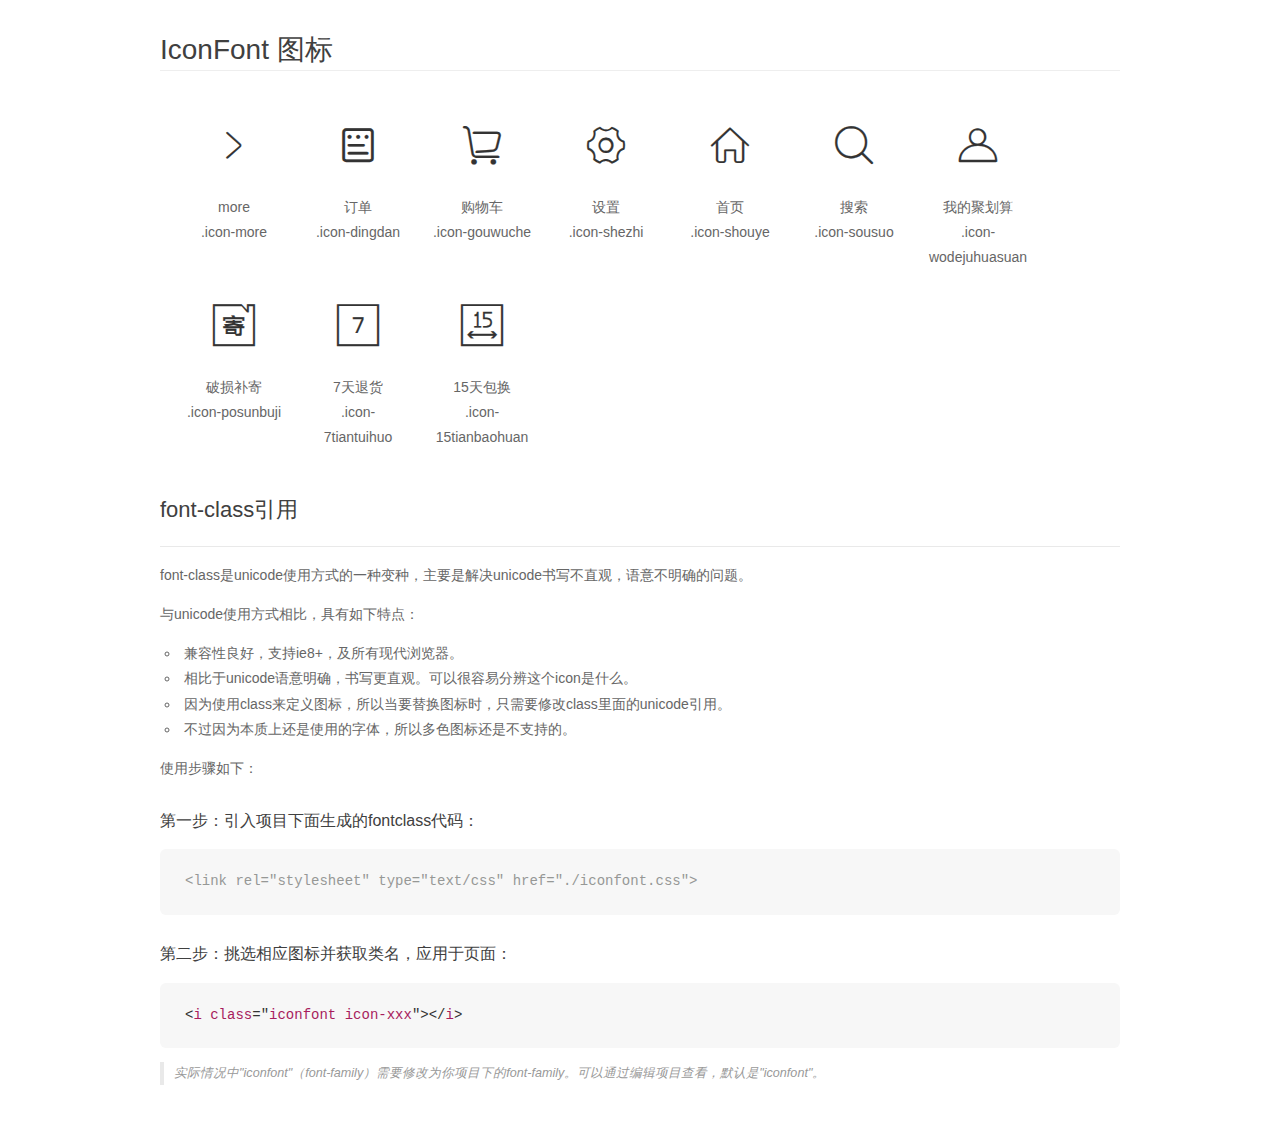
<file: 学校作业/icon/demo_fontclass.html>
<!DOCTYPE html>
<html>
<head>
    <meta charset="utf-8"/>
    <title>IconFont</title>
    <link rel="stylesheet" href="demo.css">
    <link rel="stylesheet" href="iconfont.css">
</head>
<body>
    <div class="main markdown">
        <h1>IconFont 图标</h1>
        <ul class="icon_lists clear">
            
                <li>
                <i class="icon iconfont icon-more"></i>
                    <div class="name">more</div>
                    <div class="fontclass">.icon-more</div>
                </li>
            
                <li>
                <i class="icon iconfont icon-dingdan"></i>
                    <div class="name">订单</div>
                    <div class="fontclass">.icon-dingdan</div>
                </li>
            
                <li>
                <i class="icon iconfont icon-gouwuche"></i>
                    <div class="name">购物车</div>
                    <div class="fontclass">.icon-gouwuche</div>
                </li>
            
                <li>
                <i class="icon iconfont icon-shezhi"></i>
                    <div class="name">设置</div>
                    <div class="fontclass">.icon-shezhi</div>
                </li>
            
                <li>
                <i class="icon iconfont icon-shouye"></i>
                    <div class="name">首页</div>
                    <div class="fontclass">.icon-shouye</div>
                </li>
            
                <li>
                <i class="icon iconfont icon-sousuo"></i>
                    <div class="name">搜索</div>
                    <div class="fontclass">.icon-sousuo</div>
                </li>
            
                <li>
                <i class="icon iconfont icon-wodejuhuasuan"></i>
                    <div class="name">我的聚划算</div>
                    <div class="fontclass">.icon-wodejuhuasuan</div>
                </li>
            
                <li>
                <i class="icon iconfont icon-posunbuji"></i>
                    <div class="name">破损补寄</div>
                    <div class="fontclass">.icon-posunbuji</div>
                </li>
            
                <li>
                <i class="icon iconfont icon-7tiantuihuo"></i>
                    <div class="name">7天退货</div>
                    <div class="fontclass">.icon-7tiantuihuo</div>
                </li>
            
                <li>
                <i class="icon iconfont icon-15tianbaohuan"></i>
                    <div class="name">15天包换</div>
                    <div class="fontclass">.icon-15tianbaohuan</div>
                </li>
            
        </ul>

        <h2 id="font-class-">font-class引用</h2>
        <hr>

        <p>font-class是unicode使用方式的一种变种，主要是解决unicode书写不直观，语意不明确的问题。</p>
        <p>与unicode使用方式相比，具有如下特点：</p>
        <ul>
        <li>兼容性良好，支持ie8+，及所有现代浏览器。</li>
        <li>相比于unicode语意明确，书写更直观。可以很容易分辨这个icon是什么。</li>
        <li>因为使用class来定义图标，所以当要替换图标时，只需要修改class里面的unicode引用。</li>
        <li>不过因为本质上还是使用的字体，所以多色图标还是不支持的。</li>
        </ul>
        <p>使用步骤如下：</p>
        <h3 id="-fontclass-">第一步：引入项目下面生成的fontclass代码：</h3>


        <pre><code class="lang-js hljs javascript"><span class="hljs-comment">&lt;link rel="stylesheet" type="text/css" href="./iconfont.css"&gt;</span></code></pre>
        <h3 id="-">第二步：挑选相应图标并获取类名，应用于页面：</h3>
        <pre><code class="lang-css hljs">&lt;<span class="hljs-selector-tag">i</span> <span class="hljs-selector-tag">class</span>="<span class="hljs-selector-tag">iconfont</span> <span class="hljs-selector-tag">icon-xxx</span>"&gt;&lt;/<span class="hljs-selector-tag">i</span>&gt;</code></pre>
        <blockquote>
        <p>实际情况中"iconfont"（font-family）需要修改为你项目下的font-family。可以通过编辑项目查看，默认是"iconfont"。</p>
        </blockquote>
    </div>
</body>
</html>
</file>
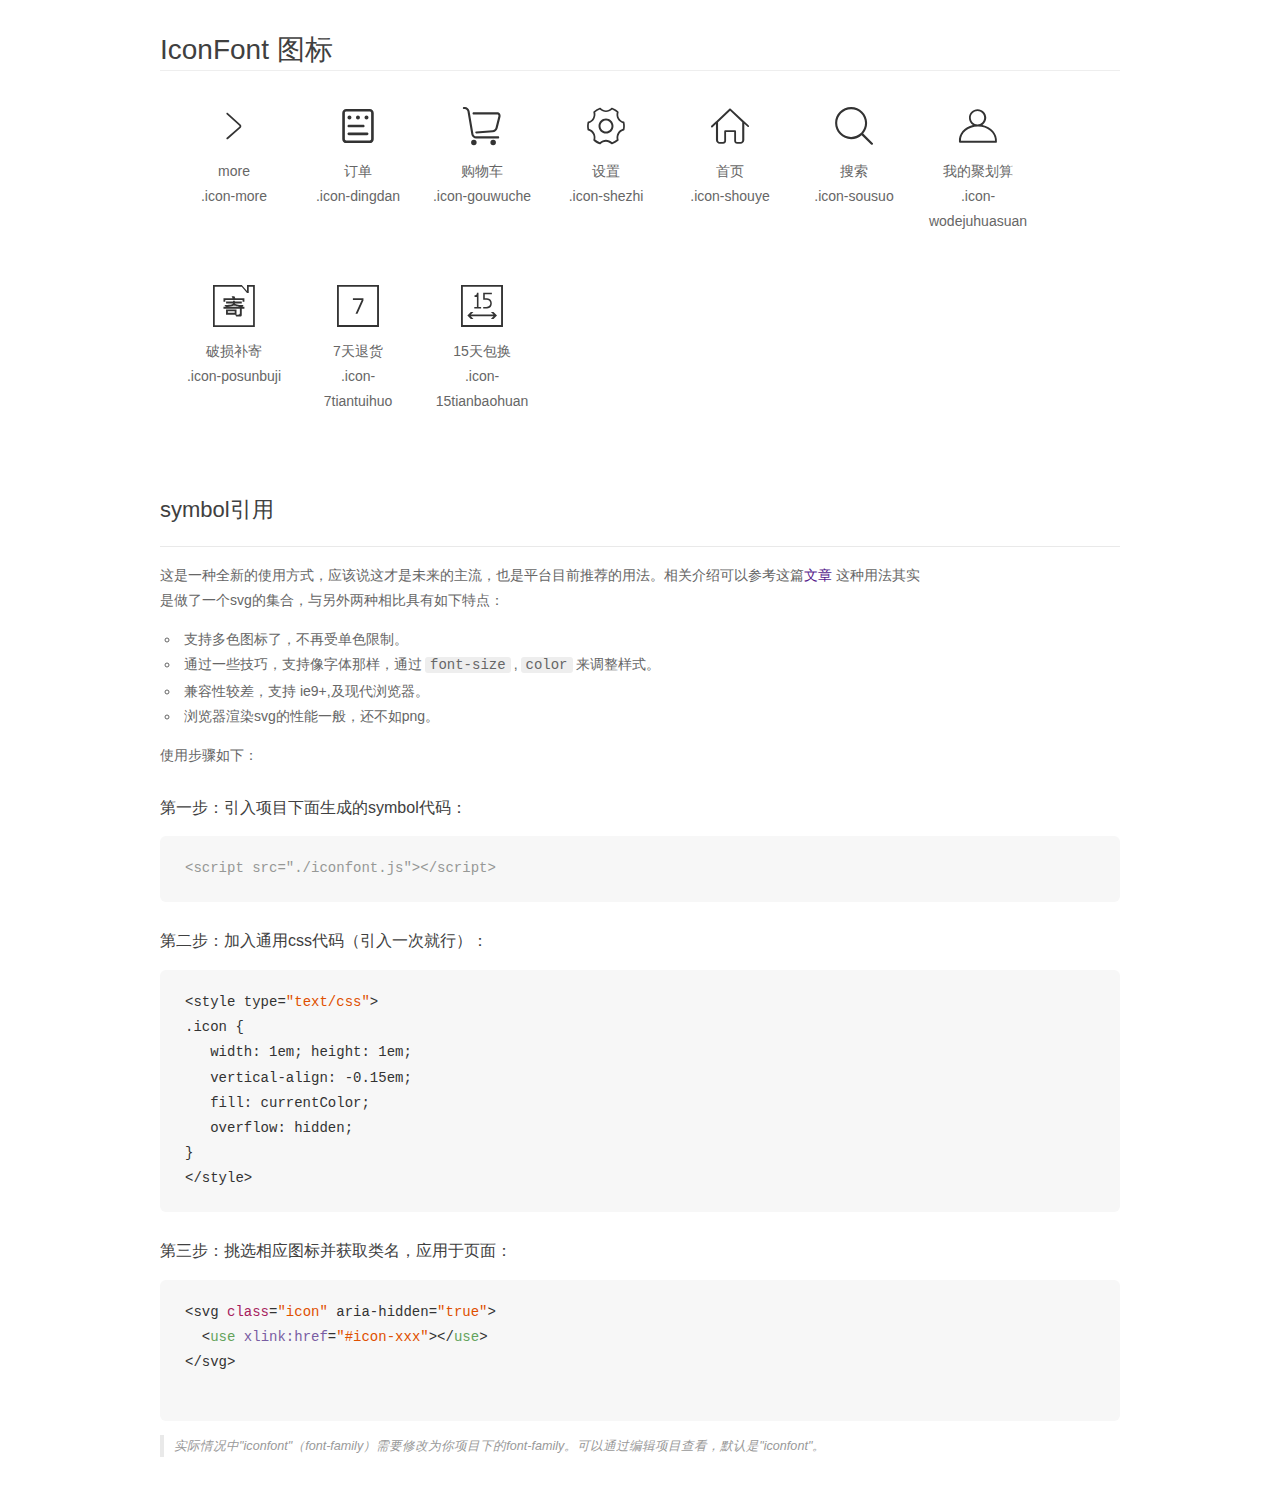
<file: 学校作业/icon/demo_symbol.html>
<!DOCTYPE html>
<html>
<head>
    <meta charset="utf-8"/>
    <title>IconFont</title>
    <link rel="stylesheet" href="demo.css">
    <script src="iconfont.js"></script>

    <style type="text/css">
        .icon {
          /* 通过设置 font-size 来改变图标大小 */
          width: 1em; height: 1em;
          /* 图标和文字相邻时，垂直对齐 */
          vertical-align: -0.15em;
          /* 通过设置 color 来改变 SVG 的颜色/fill */
          fill: currentColor;
          /* path 和 stroke 溢出 viewBox 部分在 IE 下会显示
             normalize.css 中也包含这行 */
          overflow: hidden;
        }

    </style>
</head>
<body>
    <div class="main markdown">
        <h1>IconFont 图标</h1>
        <ul class="icon_lists clear">
            
                <li>
                    <svg class="icon" aria-hidden="true">
                        <use xlink:href="#icon-more"></use>
                    </svg>
                    <div class="name">more</div>
                    <div class="fontclass">.icon-more</div>
                </li>
            
                <li>
                    <svg class="icon" aria-hidden="true">
                        <use xlink:href="#icon-dingdan"></use>
                    </svg>
                    <div class="name">订单</div>
                    <div class="fontclass">.icon-dingdan</div>
                </li>
            
                <li>
                    <svg class="icon" aria-hidden="true">
                        <use xlink:href="#icon-gouwuche"></use>
                    </svg>
                    <div class="name">购物车</div>
                    <div class="fontclass">.icon-gouwuche</div>
                </li>
            
                <li>
                    <svg class="icon" aria-hidden="true">
                        <use xlink:href="#icon-shezhi"></use>
                    </svg>
                    <div class="name">设置</div>
                    <div class="fontclass">.icon-shezhi</div>
                </li>
            
                <li>
                    <svg class="icon" aria-hidden="true">
                        <use xlink:href="#icon-shouye"></use>
                    </svg>
                    <div class="name">首页</div>
                    <div class="fontclass">.icon-shouye</div>
                </li>
            
                <li>
                    <svg class="icon" aria-hidden="true">
                        <use xlink:href="#icon-sousuo"></use>
                    </svg>
                    <div class="name">搜索</div>
                    <div class="fontclass">.icon-sousuo</div>
                </li>
            
                <li>
                    <svg class="icon" aria-hidden="true">
                        <use xlink:href="#icon-wodejuhuasuan"></use>
                    </svg>
                    <div class="name">我的聚划算</div>
                    <div class="fontclass">.icon-wodejuhuasuan</div>
                </li>
            
                <li>
                    <svg class="icon" aria-hidden="true">
                        <use xlink:href="#icon-posunbuji"></use>
                    </svg>
                    <div class="name">破损补寄</div>
                    <div class="fontclass">.icon-posunbuji</div>
                </li>
            
                <li>
                    <svg class="icon" aria-hidden="true">
                        <use xlink:href="#icon-7tiantuihuo"></use>
                    </svg>
                    <div class="name">7天退货</div>
                    <div class="fontclass">.icon-7tiantuihuo</div>
                </li>
            
                <li>
                    <svg class="icon" aria-hidden="true">
                        <use xlink:href="#icon-15tianbaohuan"></use>
                    </svg>
                    <div class="name">15天包换</div>
                    <div class="fontclass">.icon-15tianbaohuan</div>
                </li>
            
        </ul>


        <h2 id="symbol-">symbol引用</h2>
        <hr>

        <p>这是一种全新的使用方式，应该说这才是未来的主流，也是平台目前推荐的用法。相关介绍可以参考这篇<a href="">文章</a>
        这种用法其实是做了一个svg的集合，与另外两种相比具有如下特点：</p>
        <ul>
          <li>支持多色图标了，不再受单色限制。</li>
          <li>通过一些技巧，支持像字体那样，通过<code>font-size</code>,<code>color</code>来调整样式。</li>
          <li>兼容性较差，支持 ie9+,及现代浏览器。</li>
          <li>浏览器渲染svg的性能一般，还不如png。</li>
        </ul>
        <p>使用步骤如下：</p>
        <h3 id="-symbol-">第一步：引入项目下面生成的symbol代码：</h3>
        <pre><code class="lang-js hljs javascript"><span class="hljs-comment">&lt;script src="./iconfont.js"&gt;&lt;/script&gt;</span></code></pre>
        <h3 id="-css-">第二步：加入通用css代码（引入一次就行）：</h3>
        <pre><code class="lang-js hljs javascript">&lt;style type=<span class="hljs-string">"text/css"</span>&gt;
.icon {
   width: <span class="hljs-number">1</span>em; height: <span class="hljs-number">1</span>em;
   vertical-align: <span class="hljs-number">-0.15</span>em;
   fill: currentColor;
   overflow: hidden;
}
&lt;<span class="hljs-regexp">/style&gt;</span></code></pre>
        <h3 id="-">第三步：挑选相应图标并获取类名，应用于页面：</h3>
        <pre><code class="lang-js hljs javascript">&lt;svg <span class="hljs-class"><span class="hljs-keyword">class</span></span>=<span class="hljs-string">"icon"</span> aria-hidden=<span class="hljs-string">"true"</span>&gt;<span class="xml"><span class="hljs-tag">
  &lt;<span class="hljs-name">use</span> <span class="hljs-attr">xlink:href</span>=<span class="hljs-string">"#icon-xxx"</span>&gt;</span><span class="hljs-tag">&lt;/<span class="hljs-name">use</span>&gt;</span>
</span>&lt;<span class="hljs-regexp">/svg&gt;
        </span></code></pre>
        <blockquote>
        <p>实际情况中"iconfont"（font-family）需要修改为你项目下的font-family。可以通过编辑项目查看，默认是"iconfont"。</p>
        </blockquote>
    </div>
</body>
</html>
</file>
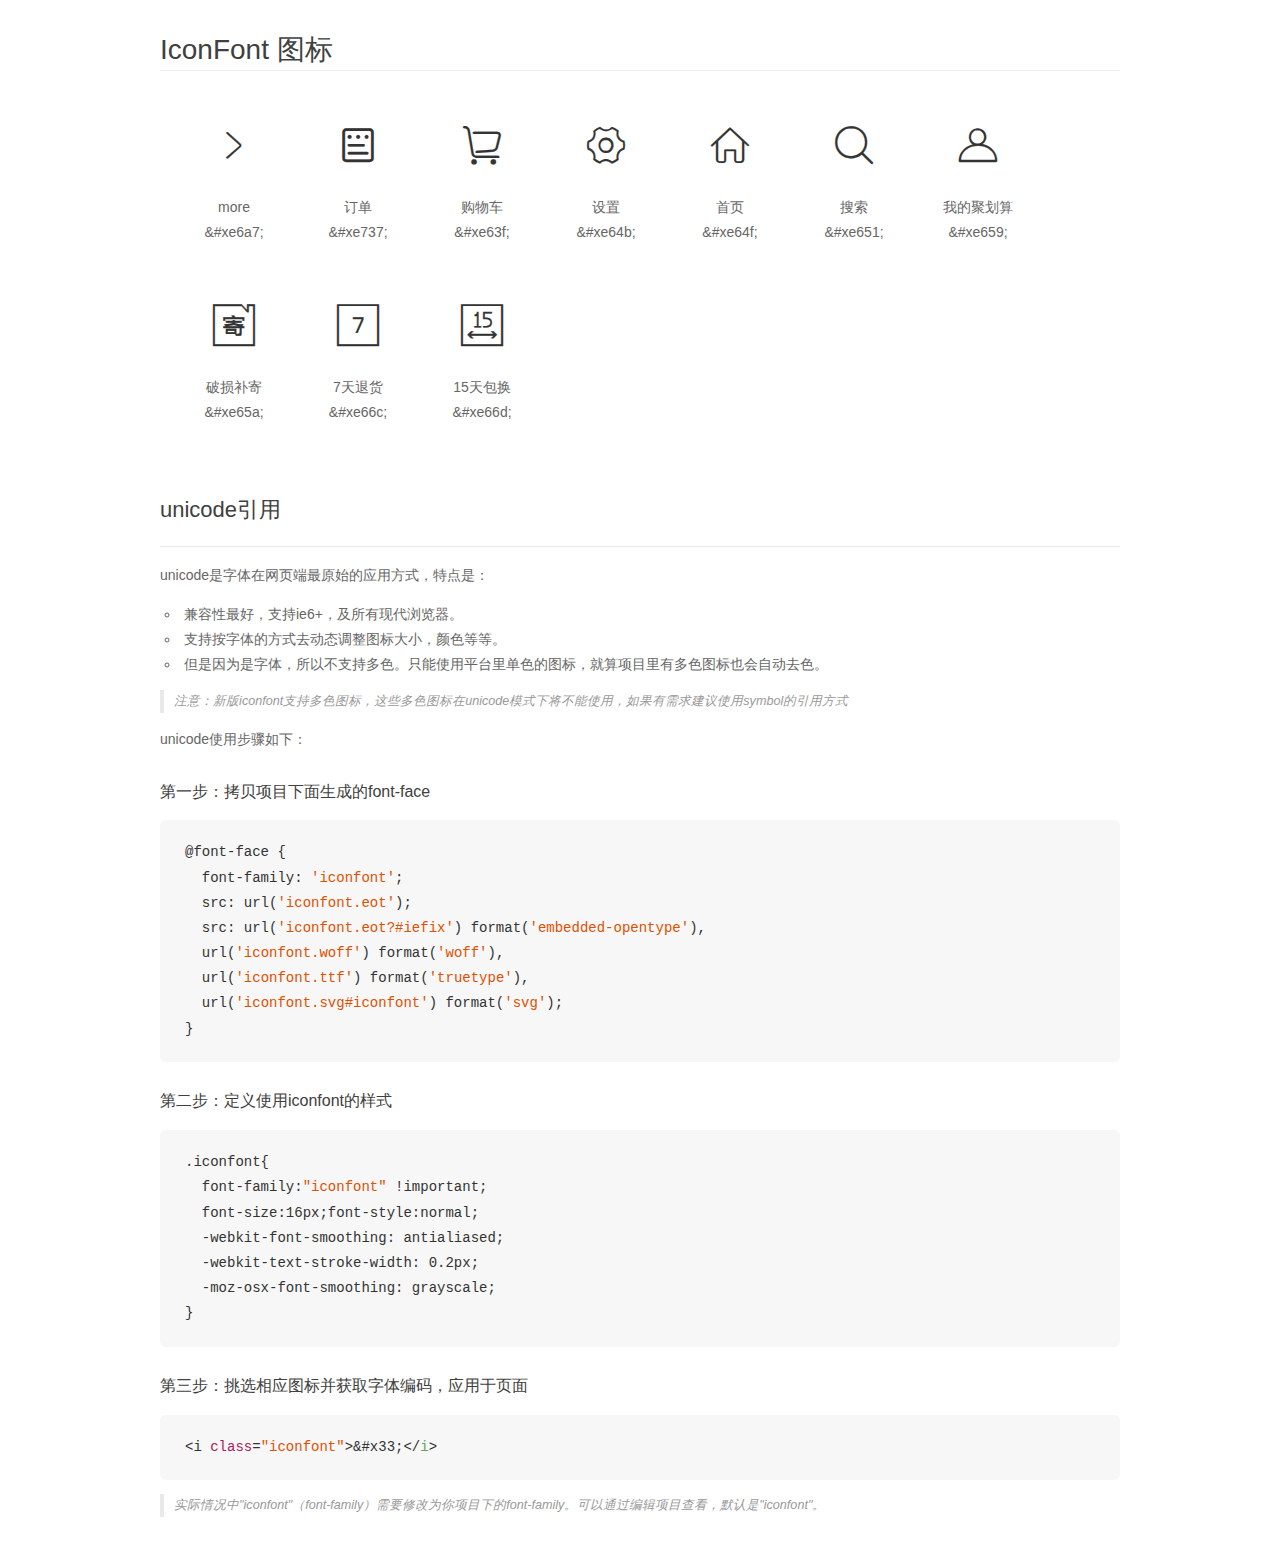
<file: 学校作业/icon/demo_unicode.html>
<!DOCTYPE html>
<html>
<head>
    <meta charset="utf-8"/>
    <title>IconFont</title>
    <link rel="stylesheet" href="demo.css">

    <style type="text/css">

        @font-face {font-family: "iconfont";
          src: url('iconfont.eot'); /* IE9*/
          src: url('iconfont.eot#iefix') format('embedded-opentype'), /* IE6-IE8 */
          url('iconfont.woff') format('woff'), /* chrome, firefox */
          url('iconfont.ttf') format('truetype'), /* chrome, firefox, opera, Safari, Android, iOS 4.2+*/
          url('iconfont.svg#iconfont') format('svg'); /* iOS 4.1- */
        }

        .iconfont {
          font-family:"iconfont" !important;
          font-size:16px;
          font-style:normal;
          -webkit-font-smoothing: antialiased;
          -webkit-text-stroke-width: 0.2px;
          -moz-osx-font-smoothing: grayscale;
        }

    </style>
</head>
<body>
    <div class="main markdown">
        <h1>IconFont 图标</h1>
        <ul class="icon_lists clear">
            
                <li>
                <i class="icon iconfont">&#xe6a7;</i>
                    <div class="name">more</div>
                    <div class="code">&amp;#xe6a7;</div>
                </li>
            
                <li>
                <i class="icon iconfont">&#xe737;</i>
                    <div class="name">订单</div>
                    <div class="code">&amp;#xe737;</div>
                </li>
            
                <li>
                <i class="icon iconfont">&#xe63f;</i>
                    <div class="name">购物车</div>
                    <div class="code">&amp;#xe63f;</div>
                </li>
            
                <li>
                <i class="icon iconfont">&#xe64b;</i>
                    <div class="name">设置</div>
                    <div class="code">&amp;#xe64b;</div>
                </li>
            
                <li>
                <i class="icon iconfont">&#xe64f;</i>
                    <div class="name">首页</div>
                    <div class="code">&amp;#xe64f;</div>
                </li>
            
                <li>
                <i class="icon iconfont">&#xe651;</i>
                    <div class="name">搜索</div>
                    <div class="code">&amp;#xe651;</div>
                </li>
            
                <li>
                <i class="icon iconfont">&#xe659;</i>
                    <div class="name">我的聚划算</div>
                    <div class="code">&amp;#xe659;</div>
                </li>
            
                <li>
                <i class="icon iconfont">&#xe65a;</i>
                    <div class="name">破损补寄</div>
                    <div class="code">&amp;#xe65a;</div>
                </li>
            
                <li>
                <i class="icon iconfont">&#xe66c;</i>
                    <div class="name">7天退货</div>
                    <div class="code">&amp;#xe66c;</div>
                </li>
            
                <li>
                <i class="icon iconfont">&#xe66d;</i>
                    <div class="name">15天包换</div>
                    <div class="code">&amp;#xe66d;</div>
                </li>
            
        </ul>
        <h2 id="unicode-">unicode引用</h2>
        <hr>

        <p>unicode是字体在网页端最原始的应用方式，特点是：</p>
        <ul>
        <li>兼容性最好，支持ie6+，及所有现代浏览器。</li>
        <li>支持按字体的方式去动态调整图标大小，颜色等等。</li>
        <li>但是因为是字体，所以不支持多色。只能使用平台里单色的图标，就算项目里有多色图标也会自动去色。</li>
        </ul>
        <blockquote>
        <p>注意：新版iconfont支持多色图标，这些多色图标在unicode模式下将不能使用，如果有需求建议使用symbol的引用方式</p>
        </blockquote>
        <p>unicode使用步骤如下：</p>
        <h3 id="-font-face">第一步：拷贝项目下面生成的font-face</h3>
        <pre><code class="lang-js hljs javascript">@font-face {
  font-family: <span class="hljs-string">'iconfont'</span>;
  src: url(<span class="hljs-string">'iconfont.eot'</span>);
  src: url(<span class="hljs-string">'iconfont.eot?#iefix'</span>) format(<span class="hljs-string">'embedded-opentype'</span>),
  url(<span class="hljs-string">'iconfont.woff'</span>) format(<span class="hljs-string">'woff'</span>),
  url(<span class="hljs-string">'iconfont.ttf'</span>) format(<span class="hljs-string">'truetype'</span>),
  url(<span class="hljs-string">'iconfont.svg#iconfont'</span>) format(<span class="hljs-string">'svg'</span>);
}
</code></pre>
        <h3 id="-iconfont-">第二步：定义使用iconfont的样式</h3>
        <pre><code class="lang-js hljs javascript">.iconfont{
  font-family:<span class="hljs-string">"iconfont"</span> !important;
  font-size:<span class="hljs-number">16</span>px;font-style:normal;
  -webkit-font-smoothing: antialiased;
  -webkit-text-stroke-width: <span class="hljs-number">0.2</span>px;
  -moz-osx-font-smoothing: grayscale;
}
</code></pre>
        <h3 id="-">第三步：挑选相应图标并获取字体编码，应用于页面</h3>
        <pre><code class="lang-js hljs javascript">&lt;i <span class="hljs-class"><span class="hljs-keyword">class</span></span>=<span class="hljs-string">"iconfont"</span>&gt;&amp;#x33;<span class="xml"><span class="hljs-tag">&lt;/<span class="hljs-name">i</span>&gt;</span></span></code></pre>

        <blockquote>
        <p>实际情况中"iconfont"（font-family）需要修改为你项目下的font-family。可以通过编辑项目查看，默认是"iconfont"。</p>
        </blockquote>
    </div>


</body>
</html>
</file>
<file: 学校作业/css/index.css>
@charset "utf-8";
/* CSS Document */
*{
	margin:0;
	padding:0;
}
.icon{
	width:1.2em;
	height: 1.2em;
	vertical-align:-0.22em;
	fill:currentColor;
	overflow: hidden;
}
.container{
	margin:0 auto;
}
.banner{
	height:32px;
	width:100%;
	background-color:#666;
	border: 1px solid #666;
}
.user{
	display:inline-block;
	float:right;
	margin-top: 3px;
	border: 1px solid #666;
}
.login{
	height:20px;
	border: 1px solid #666;
}
.login li{
	display:block;
	width:50px;
	list-style-type:none;
	float:left;
	text-align:center;
}
.login a{
	text-decoration:none;
	color:#ccc;
	font-family:"黑体";
	font-size:12px;
	transition: 0.5s;
}
.login a:hover{
	color: #fff;
}
.nav{
	height: 40px;
	background-color: #333;
	border: 1px solid #333;
}
.nav ul{
	margin: 0 auto;
	width: 1000px;
	margin-top: 8px;
}
.nav li{
	float: left;
	width: 14.28%;
	list-style-type: none;
}
.nav a{
	font-family: "黑体";
	font-weight:500;
	text-decoration:none;
	color: #fff;
	font-size: 15px;
	transition: 0.5s;
}
.nav a:hover{
	color: #999;
}
.laptop-main{
	background: url(../image/yinxiang-professional-index.jpg) 0 0 no-repeat;
	width: 100%;
	height:800px;
	background-position:bottom;
	background-size: 900px;
	border: 1px solid #fff;
}
.laptop-main p{
	text-align: right;
	margin-top: 50px;
	margin-right: 150px;
	font-size: 50px;
	font-family: "方正兰亭超细黑简体";
	font-weight: bold;
	line-height: 70px;
}
.laptop-main a{
	font-size: 25px;
	text-decoration: none;
}
.laptop-main a:hover{
	text-decoration: underline;
}
.ingradient{
	width: 100%;
	height: 200px;
	background: linear-gradient(to bottom, #fff 0%,#ccc 100%);
	overflow: hidden;
	border-top: 1px solid #fff;
	border-bottom: 1px solid #ccc;
}
.laptop-middle{
	width: 100%;
	background-color: #ccc;
	border: 1px solid #ccc;
}
.laptop-center{
	width: 1300px;
	height:950px;
	margin: 0 auto;
	background-color: #ccc;
	border: 1px solid #ccc;
}
.laptop-left{
	background: url(../image/ear-pod-main-index.jpg) 0 0 no-repeat;
	width:500px;
	height:800px;
	background-position:-100px;
	background-size: 800px auto;
	float: left;
	border: 1px solid #ccc;
}
.laptop-left p{
	margin-top: 80px;
	margin-right: 50px;
	text-align: right;
	color: #333;
	font-family: "方正兰亭超细黑简体";
	font-size: 37px;
	font-weight: bold;
}
.laptop-left a{
	text-decoration: none;
	display: block;
	margin-top: 5px;
	margin-left: 160px;
	font-size: 16px;
	color: #00e;
	font-family: "方正兰亭超细黑简体";
}
.laptop-left a:hover{
	text-decoration: underline;;
}
.laptop-right{
	background: url(../image/laptop-main-index.jpg) 0 0 no-repeat;
	width: 500px;
	height: 800px;
	float: right;
	background-position: center;
	background-size: 800px auto;
	border: 1px solid #eee;

}
.laptop-right p{
	margin-top: 150px;
	margin-left:130px;
	font-family: "方正兰亭超细黑简体";
	font-size: 37px;
	font-weight: bolder;
}
.laptop-right a{
	text-decoration: none;
	display: block;
	margin-left: 100px;
	margin-top: 10px;
	font-size: 20px;
	color: #00e;
}
.laptop-right a:hover{
	text-decoration: underline;
}
.laptop-bottom{
	width: 100%;
	height: 300px;
	border: 1px solid #fff;
}
.after-sale-service{
	width:600px;
	height: 200px;
	margin: 0 auto;
	margin-top: 45px;
	border: 1px solid #fff;
}
.after-sale-service p{
	text-align: center;
	font-family: "方正兰亭超细黑简体";
	font-size: 50px;
	font-weight: bold;
	display: block;
}
.after-sale-service div{
	float: left;
	margin:20px 0px 0px 87px
}
.after-sale-service span{
	font-family: "黑体";
	display: block;
	margin:5px 0px 0px 8px;
	color: #777;
}
.seven-day span{
	margin-left: 12px;
}
.after-sale-service .icon{
	display: block;
	width: 5em;
	height: 5em;
	color: #777;
	margin-top: 15px;
	margin-bottom: 10px;
}
.footer{
	width: 100%;
	height: 150px;
	background-color: #eee;
	border: 1px solid #eee;
}
.list{
	width: 900px;
	height: 80px;
	margin: 0 auto;
	margin-top: 30px;
	border: 1px solid #eee;
}
.list dl{
	float: left;
	font-family: "黑体";
	font-size: 12px;
	margin-left: 140px;
	color:#777;
}
.list dt{
	font-weight: bold;
}
.declaration{
margin-top: 90px;
border-top: 1px solid #999;
border-bottom: 1px solid #eee;
border-left: 1px solid #eee;
border-right: 1px solid #eee;
}
.declaration p{
	font-family: "黑体";
	font-size: 12px;
	color: #999;
	padding-top: 5px;
}
</file>
<file: 学校作业/css/destop.css>
@charset "utf-8";
/* CSS Document */
*{
	margin:0;
	padding:0;
}
.icon{
	width:1.2em;
	height: 1.2em;
	vertical-align:-0.22em;
	fill:currentColor;
	overflow: hidden;
}

.container{
	margin:0 auto;
}
.banner{
	height:32px;
	width:100%;
	background-color:#666;
	border: 1px solid #666;
}
.user{
	display:inline-block;
	float:right;
	margin-top: 3px;
	border: 1px solid #666;
}
.login{
	height:20px;
	border: 1px solid #666;
}
.login li{
	display:block;
	width:50px;
	list-style-type:none;
	float:left;
	text-align:center;
}
.login a{
	text-decoration:none;
	color:#ccc;
	font-family:"黑体";
	font-size:12px;
	transition: 0.5s;
}
.login a:hover{
	color: #fff;
}

.nav{
	height: 40px;
	background-color: #333;
	border: 1px solid #333;
}
.nav ul{
	margin: 0 auto;
	width: 1000px;
	margin-top: 8px;
}
.nav li{
	float: left;
	width: 14.28%;
	list-style-type: none;
}
.nav a{
	font-family: "黑体";
	font-weight:500;
	text-decoration:none;
	color: #fff;
	font-size: 15px;
	transition: 0.5s;
}
.nav a:hover{
	color: #999;
}
.laptop-main{
	background: url(../image/case-bottom.jpg) 0 0 no-repeat;
	width: 100%;
	height:800px;
	background-position:bottom;
	background-size: 1100px;
	border: 1px solid #fff;
}
.laptop-main p{
	text-align: center;
	margin-top: 40px;
	font-size: 50px;
	font-family: "方正兰亭超细黑简体";
	font-weight: bold;
	line-height: 50px;
}
.laptop-main a{
	font-size: 25px;
	text-decoration: none;
	display: inline-block;
	margin-left: 75px;
}
.ingradient{
	width: 100%;
	height: 200px;
	background: linear-gradient(to bottom, #fff 0%,#ccc 100%);
	overflow: hidden;
	border-top: 1px solid #fff;
	border-bottom: 1px solid #ccc;
}
.laptop-middle{
	width: 100%;
	background-color: #ccc;
	border: 1px solid #ccc;
}
.laptop-center{
	width: 1300px;
	height:950px;
	margin: 0 auto;
	background-color: #ccc;
	border: 1px solid #ccc;
}
.laptop-left{
	background: url(../image/screen-main-1st.jpg) 0 0 no-repeat;
	width:500px;
	height:800px;
	background-position:center;
	background-size: 900px auto;
	float: left;
	border: 1px solid #ccc;
}
.laptop-left p{
	margin-top: 200px;
	margin-left:40px;
	color: #fff;
	font-family: "方正兰亭超细黑简体";
	font-size: 37px;
	font-weight: bold;
}
.laptop-left a{
	text-decoration: none;
	display: inline-block;
	margin-left: 120px;
	font-size: 16px;
	color: #41d9ff;
}
.laptop-left a:hover{
	text-decoration: underline;
}
.laptop-right{
	background: url(../image/case-main.jpg) 0 0 no-repeat;
	width: 500px;
	height: 800px;
	float: right;
	background-position: center;
	background-size: 800px auto;
	border: 1px solid #ccc;

}
.laptop-right p{
	margin-top: 150px;
	margin-left:130px;
	font-family: "方正兰亭超细黑简体";
	font-size: 37px;
	font-weight: bolder;
	color: #eee;
	text-align: center;
}
.laptop-right a{
	text-decoration: none;
	display: inline-block;
	font-size: 20px;
	margin-left: 100px;
	color: #41d9ff;
}
.laptop-right a:hover{
	text-decoration: underline;
}
.laptop-bottom{
	width: 100%;
	height: 300px;
	border: 1px solid #fff;
}
.after-sale-service{
	width:600px;
	height: 200px;
	margin: 0 auto;
	margin-top: 45px;
	border: 1px solid #fff;
}
.after-sale-service p{
	text-align: center;
	font-family: "方正兰亭超细黑简体";
	font-size: 50px;
	font-weight: bold;
	display: block;
}
.after-sale-service div{
	float: left;
	margin:20px 0px 0px 87px
}
.after-sale-service span{
	font-family: "黑体";
	display: block;
	margin:5px 0px 0px 8px;
	color: #777;
}
.seven-day span{
	margin-left: 12px;
}
.after-sale-service .icon{
	display: block;
	width: 5em;
	height: 5em;
	color: #777;
	margin-top: 15px;
	margin-bottom: 10px;
}
.footer{
	width: 100%;
	height: 150px;
	background-color: #eee;
	border: 1px solid #eee;
}
.list{
	width: 900px;
	height: 80px;
	margin: 0 auto;
	margin-top: 30px;
	border: 1px solid #eee;
}
.list dl{
	float: left;
	font-family: "黑体";
	font-size: 12px;
	margin-left: 140px;
	color:#777;
}
.list dt{
	font-weight: bold;
}
.declaration{
margin-top: 90px;
border-top: 1px solid #999;
border-bottom: 1px solid #eee;
border-left: 1px solid #eee;
border-right: 1px solid #eee;
}
.declaration p{
	font-family: "黑体";
	font-size: 12px;
	color: #999;
	padding-top: 5px;
}
</file>
<file: 学校作业/css/ear-pod.css>
@charset "utf-8";
/* CSS Document */
*{
	margin:0;
	padding:0;
}
.icon{
	width:1.2em;
	height: 1.2em;
	vertical-align:-0.22em;
	fill:currentColor;
	overflow: hidden;
}
.container{
	margin:0 auto;
}
.banner{
	height:32px;
	width:100%;
	background-color:#666;
	border: 1px solid #666;
}
.user{
	display:inline-block;
	float:right;
	margin-top: 3px;
	border: 1px solid #666;
}
.login{
	height:20px;
	border: 1px solid #666;
}
.login li{
	display:block;
	width:50px;
	list-style-type:none;
	float:left;
	text-align:center;
}
.login a{
	text-decoration:none;
	color:#ccc;
	font-family:"黑体";
	font-size:12px;
	transition: 0.5s;
}
.login a:hover{
	color: #fff;
}
.nav{
	height: 40px;
	background-color: #333;
	border: 1px solid #333;
}
.nav ul{
	margin: 0 auto;
	width: 1000px;
	margin-top: 8px;
}
.nav li{
	float: left;
	width: 14.28%;
	list-style-type: none;
}
.nav a{
	font-family: "黑体";
	font-weight:500;
	text-decoration:none;
	color: #fff;
	font-size: 15px;
	transition: 0.5s;
}
.nav a:hover{
	color: #999;
}
.laptop-main{
	background: url(../image/ear-pod-main.jpg) 0 0 no-repeat;
	width: 100%;
	height:800px;
	background-position:bottom;
	background-size: 850px;
	border: 1px solid #fff;
}
.laptop-main p{
	text-align: center;
	margin-top: 50px;
	margin-left: 300px;
	font-size: 50px;
	font-family: "方正兰亭超细黑简体";
	font-weight: bold;
	line-height: 50px;
}
.laptop-main a{
	font-size: 25px;
	text-decoration: none;
	display: inline-block;
	margin-left: 150px;
}
.laptop-main a:hover{
	text-decoration: underline;
}
.ingradient{
	width: 100%;
	height: 200px;
	background: linear-gradient(to bottom, #fff 0%,#ccc 100%);
	overflow: hidden;
	border-top: 1px solid #fff;
	border-bottom: 1px solid #ccc;
}
.laptop-middle{
	width: 100%;
	background-color: #ccc;
	border: 1px solid #ccc;
}
.laptop-center{
	width: 1300px;
	height:950px;
	margin: 0 auto;
	background-color: #ccc;
	border: 1px solid #ccc;
}
.laptop-left{
	background: url(../image/ear-pod-middle.jpg) 0 0 no-repeat;
	width:500px;
	height:800px;
	background-position:center;
	background-size: 650px auto;
	float: left;
	border: 1px solid #ccc;
}
.laptop-left p{
	text-align: center;
	margin-top: 350px;
	color: #333;
	font-family: "方正兰亭超细黑简体";
	font-size: 40px;
	font-weight: bold;
}
.laptop-left a{
	text-decoration: none;
	display: block;
	margin-top: 5px;
	margin-left: 110px;
	font-size: 16px;
	color: #00e;
}
.laptop-left a:hover{
	text-decoration: underline;
}
.laptop-right{
	background: url(../image/ear-pod-bottom.jpg) 0 0 no-repeat;
	width: 500px;
	height: 800px;
	float: right;
	background-position: center;
	background-size: 800px auto;
	border: 1px solid #ccc;

}
.laptop-right p{
	margin-top: 50px;
	margin-left:80px;
	font-family: "方正兰亭超细黑简体";
	font-size: 37px;
	font-weight: bolder;
}
.laptop-right a{
	text-decoration: none;
	display: block;
	margin-left: 120px;
	margin-top: 5px;
	font-size: 20px;
	color: #00e;
}
.laptop-right a:hover{
	text-decoration: underline;
}
.laptop-bottom{
	width: 100%;
	height: 300px;
	border: 1px solid #fff;
}
.after-sale-service{
	width:600px;
	height: 200px;
	margin: 0 auto;
	margin-top: 45px;
	border: 1px solid #fff;
}
.after-sale-service p{
	text-align: center;
	font-family: "方正兰亭超细黑简体";
	font-size: 50px;
	font-weight: bold;
	display: block;
}
.after-sale-service div{
	float: left;
	margin:20px 0px 0px 87px
}
.after-sale-service span{
	font-family: "黑体";
	color:#777;
	display: block;
	margin:5px 0px 0px 8px;

}
.seven-day span{
	margin-left: 12px;
}
.after-sale-service .icon{
	display: block;
	width: 5em;
	height: 5em;
	color: #777;
	margin-top: 15px;
	margin-bottom: 10px;
}
.footer{
	width: 100%;
	height: 150px;
	background-color: #eee;
	border: 1px solid #eee;
}
.list{
	width: 900px;
	height: 80px;
	margin: 0 auto;
	margin-top: 30px;
	border: 1px solid #eee;
}
.list dl{
	float: left;
	font-family: "黑体";
	font-size: 12px;
	margin-left: 140px;
	color:#777;
}
.list dt{
	font-weight: bold;
}
.declaration{
margin-top: 90px;
border-top: 1px solid #999;
border-bottom: 1px solid #eee;
border-left: 1px solid #eee;
border-right: 1px solid #eee;
}
.declaration p{
	font-family: "黑体";
	font-size: 12px;
	color: #999;
	padding-top: 5px;
}
</file>
<file: 学校作业/css/laptop.css>
@charset "utf-8";
/* CSS Document */
*{
	margin:0;
	padding:0;
}
.icon{
	width:1.2em;
	height: 1.2em;
	vertical-align:-0.15em;
	fill:currentColor;
	overflow: hidden;
}
.container{
	margin:0 auto;
}
.banner{
	height:32px;
	width:100%;
	background-color:#666;
	border: 1px solid #666;
}
.user{
	display:inline-block;
	float:right;
	margin-top: 3px;
	border: 1px solid #666;
}
.login{
	height:20px;
	border: 1px solid #666;
}
.login li{
	display:block;
	width:50px;
	list-style-type:none;
	float:left;
	text-align:center;
}
.login a{
	text-decoration:none;
	color:#ccc;
	font-family:"黑体";
	font-size:12px;
	transition: 0.5s;
}
.login a:hover{
	color: #fff;
}
.nav{
	height: 40px;
	background-color: #333;
	border: 1px solid #333;
}
.nav ul{
	margin: 0 auto;
	width: 1000px;
	margin-top: 8px;
}
.nav li{
	float: left;
	width: 14.28%;
	list-style-type: none;
}
.nav a{
	font-family: "黑体";
	font-weight:500;
	text-decoration:none;
	color: #fff;
	font-size: 15px;
	transition: 0.5s;
}
.nav a:hover{
	color: #999;
}
.laptop-main{
	background: url(../image/laptop-main.jpg) 0 0 no-repeat;
	width: 100%;
	height:800px;
	background-position:bottom;
	background-size: 1300px;
	border: 1px solid #fff;
}
.laptop-main p{
	text-align: center;
	margin-top: 50px;
	font-size: 50px;
	font-family: "方正兰亭超细黑简体";
	font-weight: bold;
	line-height: 70px;
}
.laptop-main a{
	font-size: 40px;
	text-decoration: none;
}
.laptop-main .icon{
	padding-top: 6px;
}
.laptop-left .icon, .laptop-right .icon{
	padding-top: 2px;
}
.ingradient{
	width: 100%;
	height: 200px;
	background: linear-gradient(to bottom, #fff 0%,#ccc 100%);
	overflow: hidden;
	border-top: 1px solid #fff;
	border-bottom: 1px solid #ccc;
}
.laptop-middle{
	width: 100%;
	background-color: #ccc;
	border: 1px solid #ccc;
}
.laptop-center{
	width: 1300px;
	height:950px;
	margin: 0 auto;
	background-color: #ccc;
	border: 1px solid #ccc;
}
.laptop-left{
	background: url(../image/laptop-b.jpg) 0 0 no-repeat;
	width:500px;
	height:800px;
	background-position:center;
	background-size: 1200px auto;
	float: left;
	border: 1px solid #ccc;
}
.laptop-left p{
	margin-top: 200px;
	margin-left:40px;
	color: #fff;
	font-family: "方正兰亭超细黑简体";
	font-size: 37px;
	font-weight: bold;
}
.laptop-left a{
	text-decoration: none;
	display: block;
	margin-top: 5px;
	margin-left: 160px;
	font-size: 16px;
	color: #333;
	font-family: "黑体";
}
.laptop-right{
	background: url(../image/laptop-right.jpg) 0 0 no-repeat;
	width: 500px;
	height: 800px;
	float: right;
	background-position: center;
	background-size: 1300px auto;
	border: 1px solid #ccc;

}
.laptop-right p{
	margin-top: 150px;
	margin-left:130px;
	font-family: "方正兰亭超细黑简体";
	font-size: 37px;
	font-weight: bolder;
}
.laptop-right a{
	text-decoration: none;
	display: block;
	margin-left: 100px;
	margin-top: 10px;
	font-size: 20px;
	color: #333;
}
.laptop-bottom{
	width: 100%;
	height: 300px;
	border: 1px solid #fff;
}
.after-sale-service{
	width:600px;
	height: 200px;
	margin: 0 auto;
	margin-top: 45px;
	border: 1px solid #fff;
}
.after-sale-service p{
	text-align: center;
	font-family: "方正兰亭超细黑简体";
	font-size: 50px;
	font-weight: bold;
	display: block;
}
.after-sale-service div{
	float: left;
	margin:20px 0px 0px 87px
}
.after-sale-service span{
	font-family: "黑体";
	display: block;
	margin:5px 0px 0px 8px;
	color: #777;
}
.seven-day span{
	margin-left: 12px;
}
.after-sale-service .icon{
	display: block;
	width: 5em;
	height: 5em;
	color: #777;
	margin-top: 15px;
	margin-bottom: 10px;
}
.footer{
	width: 100%;
	height: 150px;
	background-color: #eee;
	border: 1px solid #eee;
}
.list{
	width: 900px;
	height: 80px;
	margin: 0 auto;
	margin-top: 30px;
	border: 1px solid #eee;
}
.list dl{
	float: left;
	font-family: "黑体";
	font-size: 12px;
	margin-left: 140px;
	color:#777;
}
.list dt{
	font-weight: bold;
}
.declaration{
margin-top: 90px;
border-top: 1px solid #999;
border-bottom: 1px solid #eee;
border-left: 1px solid #eee;
border-right: 1px solid #eee;
}
.declaration p{
	font-family: "黑体";
	font-size: 12px;
	color: #999;
	padding-top: 5px;
}
</file>
<file: 学校作业/css/yinxiang.css>
@charset "utf-8";
/* CSS Document */
*{
	margin:0;
	padding:0;
}
.icon{
	width:1.2em;
	height: 1.2em;
	vertical-align:-0.22em;
	fill:currentColor;
	overflow: hidden;
}
.container{
	margin:0 auto;
}
.banner{
	height:32px;
	width:100%;
	background-color:#666;
	border: 1px solid #666;
}
.user{
	display:inline-block;
	float:right;
	margin-top: 3px;
	border: 1px solid #666;
}
.login{
	height:20px;
	border: 1px solid #666;
}
.login li{
	display:block;
	width:50px;
	list-style-type:none;
	float:left;
	text-align:center;
}
.login a{
	text-decoration:none;
	color:#ccc;
	font-family:"黑体";
	font-size:12px;
	transition: 0.5s;
}
.login a:hover{
	color: #fff;
}
.nav{
	height: 40px;
	background-color: #333;
	border: 1px solid #333;
}
.nav ul{
	margin: 0 auto;
	width: 1000px;
	margin-top: 8px;
}
.nav li{
	float: left;
	width: 14.28%;
	list-style-type: none;
}
.nav a{
	font-family: "黑体";
	font-weight:500;
	text-decoration:none;
	color: #fff;
	font-size: 15px;
	transition: 0.5s;
}
.nav a:hover{
	color: #999;
}
.laptop-main{
	background: url(../image/yinxiang-main.jpg) 0 0 no-repeat;
	width: 100%;
	height:800px;
	background-position:bottom;
	background-size:750px;
	border: 1px solid #fff;
}
.laptop-main p{
	text-align: right;
	margin-top: 50px;
	margin-right: 200px;
	font-size: 50px;
	font-family: "方正兰亭超细黑简体";
	font-weight: bold;
	line-height: 70px;
}
.laptop-main a{
	font-size: 30px;
	text-decoration: none;
	margin-left: 20px;
	display: inline-block;
}
.laptop-main a:hover{
	text-decoration: underline;
}
.ingradient{
	width: 100%;
	height: 200px;
	background: linear-gradient(to bottom, #fff 0%,#ccc 100%);
	overflow: hidden;
	border-top: 1px solid #fff;
	border-bottom: 1px solid #ccc;
}
.laptop-middle{
	width: 100%;
	background-color: #ccc;
	border: 1px solid #ccc;
}
.laptop-center{
	width: 1300px;
	height:950px;
	margin: 0 auto;
	background-color: #ccc;
	border: 1px solid #ccc;
}
.laptop-left{
	background: url(../image/yinxiang-middle.jpg) 0 0 no-repeat;
	width:500px;
	height:800px;
	background-position:center;
	background-size: 800px auto;
	float: left;
	border: 1px solid #ccc;
}
.laptop-left p{
	margin-top: 50px;
	margin-left:100px;
	color: #333;
	font-family: "方正兰亭超细黑简体";
	font-size: 37px;
	font-weight: bold;
}
.laptop-left a{
	text-decoration: none;
	display: inline-block;
	margin-top: 5px;
	margin-left: 160px;
	font-size: 16px;
	color: #00e;
}
.laptop-left a:hover{
	text-decoration: underline;
}
.laptop-right{
	background: url(../image/yinxiang-professional.jpg) 0 0 no-repeat;
	width: 500px;
	height: 800px;
	float: right;
	background-position: center;
	background-size: 800px auto;
	border: 1px solid #eee;
}
.laptop-right p{
	margin-top: 50px;
	margin-left:80px;
	font-family: "方正兰亭超细黑简体";
	font-size: 37px;
	font-weight: bolder;
}
.laptop-right a{
	text-decoration: none;
	display: inline-block;
	margin-left: 100px;
	margin-top: 10px;
	font-size: 20px;
	color: #00e;
}
.laptop-right a:hover{
	text-decoration: underline;
}
.laptop-bottom{
	width: 100%;
	height: 300px;
	border: 1px solid #fff;
}
.after-sale-service{
	width:600px;
	height: 200px;
	margin: 0 auto;
	margin-top: 45px;
	border: 1px solid #fff;
}
.after-sale-service p{
	text-align: center;
	font-family: "方正兰亭超细黑简体";
	font-size: 50px;
	font-weight: bold;
	display: block;
}
.after-sale-service div{
	float: left;
	margin:20px 0px 0px 87px
}
.after-sale-service span{
	font-family: "黑体";
	display: block;
	margin:5px 0px 0px 8px;
	color: #777;
}
.seven-day span{
	margin-left: 12px;
}
.after-sale-service .icon{
	display: block;
	width: 5em;
	height: 5em;
	color: #777;
	margin-top:15px;
	margin-bottom: 10px;
}
.footer{
	width: 100%;
	height: 150px;
	background-color: #eee;
	border: 1px solid #eee;
}
.list{
	width: 900px;
	height: 80px;
	margin: 0 auto;
	margin-top: 30px;
	border: 1px solid #eee;
}
.list dl{
	float: left;
	font-family: "黑体";
	font-size: 12px;
	margin-left: 140px;
	color:#777;
}
.list dt{
	font-weight: bold;
}
.declaration{
margin-top: 90px;
border-top: 1px solid #999;
border-bottom: 1px solid #eee;
border-left: 1px solid #eee;
border-right: 1px solid #eee;
}
.declaration p{
	font-family: "黑体";
	font-size: 12px;
	color: #999;
	padding-top: 5px;
}
</file>
<file: 学校作业/icon/iconfont.css>
@font-face {font-family: "iconfont";
  src: url('iconfont.eot?t=1477833129486'); /* IE9*/
  src: url('iconfont.eot?t=1477833129486#iefix') format('embedded-opentype'), /* IE6-IE8 */
  url('iconfont.woff?t=1477833129486') format('woff'), /* chrome, firefox */
  url('iconfont.ttf?t=1477833129486') format('truetype'), /* chrome, firefox, opera, Safari, Android, iOS 4.2+*/
  url('iconfont.svg?t=1477833129486#iconfont') format('svg'); /* iOS 4.1- */
}

.iconfont {
  font-family:"iconfont" !important;
  font-size:16px;
  font-style:normal;
  -webkit-font-smoothing: antialiased;
  -webkit-text-stroke-width: 0.2px;
  -moz-osx-font-smoothing: grayscale;
}

.icon-more:before { content: "\e6a7"; }

.icon-dingdan:before { content: "\e737"; }

.icon-gouwuche:before { content: "\e63f"; }

.icon-shezhi:before { content: "\e64b"; }

.icon-shouye:before { content: "\e64f"; }

.icon-sousuo:before { content: "\e651"; }

.icon-wodejuhuasuan:before { content: "\e659"; }

.icon-posunbuji:before { content: "\e65a"; }

.icon-7tiantuihuo:before { content: "\e66c"; }

.icon-15tianbaohuan:before { content: "\e66d"; }
</file>
<file: 学校作业/icon/demo.css>
*{margin: 0;padding: 0;list-style: none;}
/*
KISSY CSS Reset
理念：1. reset 的目的不是清除浏览器的默认样式，这仅是部分工作。清除和重置是紧密不可分的。
2. reset 的目的不是让默认样式在所有浏览器下一致，而是减少默认样式有可能带来的问题。
3. reset 期望提供一套普适通用的基础样式。但没有银弹，推荐根据具体需求，裁剪和修改后再使用。
特色：1. 适应中文；2. 基于最新主流浏览器。
维护：玉伯<lifesinger@gmail.com>, 正淳<ragecarrier@gmail.com>
 */

/** 清除内外边距 **/
body, h1, h2, h3, h4, h5, h6, hr, p, blockquote, /* structural elements 结构元素 */
dl, dt, dd, ul, ol, li, /* list elements 列表元素 */
pre, /* text formatting elements 文本格式元素 */
form, fieldset, legend, button, input, textarea, /* form elements 表单元素 */
th, td /* table elements 表格元素 */ {
  margin: 0;
  padding: 0;
}

/** 设置默认字体 **/
body,
button, input, select, textarea /* for ie */ {
  font: 12px/1.5 tahoma, arial, \5b8b\4f53, sans-serif;
}
h1, h2, h3, h4, h5, h6 { font-size: 100%; }
address, cite, dfn, em, var { font-style: normal; } /* 将斜体扶正 */
code, kbd, pre, samp { font-family: courier new, courier, monospace; } /* 统一等宽字体 */
small { font-size: 12px; } /* 小于 12px 的中文很难阅读，让 small 正常化 */

/** 重置列表元素 **/
ul, ol { list-style: none; }

/** 重置文本格式元素 **/
a { text-decoration: none; }
a:hover { text-decoration: underline; }


/** 重置表单元素 **/
legend { color: #000; } /* for ie6 */
fieldset, img { border: 0; } /* img 搭车：让链接里的 img 无边框 */
button, input, select, textarea { font-size: 100%; } /* 使得表单元素在 ie 下能继承字体大小 */
/* 注：optgroup 无法扶正 */

/** 重置表格元素 **/
table { border-collapse: collapse; border-spacing: 0; }

/* 清除浮动 */
.ks-clear:after, .clear:after {
  content: '\20';
  display: block;
  height: 0;
  clear: both;
}
.ks-clear, .clear {
  *zoom: 1;
}

.main {
  padding: 30px 100px;
width: 960px;
margin: 0 auto;
}
.main h1{font-size:36px; color:#333; text-align:left;margin-bottom:30px; border-bottom: 1px solid #eee;}

.helps{margin-top:40px;}
.helps pre{
  padding:20px;
  margin:10px 0;
  border:solid 1px #e7e1cd;
  background-color: #fffdef;
  overflow: auto;
}

.icon_lists{
  width: 100% !important;

}

.icon_lists li{
  float:left;
  width: 100px;
  height:180px;
  text-align: center;
  list-style: none !important;
}
.icon_lists .icon{
  font-size: 42px;
  line-height: 100px;
  margin: 10px 0;
  color:#333;
  -webkit-transition: font-size 0.25s ease-out 0s;
  -moz-transition: font-size 0.25s ease-out 0s;
  transition: font-size 0.25s ease-out 0s;

}
.icon_lists .icon:hover{
  font-size: 100px;
}



.markdown {
  color: #666;
  font-size: 14px;
  line-height: 1.8;
}

.highlight {
  line-height: 1.5;
}

.markdown img {
  vertical-align: middle;
  max-width: 100%;
}

.markdown h1 {
  color: #404040;
  font-weight: 500;
  line-height: 40px;
  margin-bottom: 24px;
}

.markdown h2,
.markdown h3,
.markdown h4,
.markdown h5,
.markdown h6 {
  color: #404040;
  margin: 1.6em 0 0.6em 0;
  font-weight: 500;
  clear: both;
}

.markdown h1 {
  font-size: 28px;
}

.markdown h2 {
  font-size: 22px;
}

.markdown h3 {
  font-size: 16px;
}

.markdown h4 {
  font-size: 14px;
}

.markdown h5 {
  font-size: 12px;
}

.markdown h6 {
  font-size: 12px;
}

.markdown hr {
  height: 1px;
  border: 0;
  background: #e9e9e9;
  margin: 16px 0;
  clear: both;
}

.markdown p,
.markdown pre {
  margin: 1em 0;
}

.markdown > p,
.markdown > blockquote,
.markdown > .highlight,
.markdown > ol,
.markdown > ul {
  width: 80%;
}

.markdown ul > li {
  list-style: circle;
}

.markdown > ul li,
.markdown blockquote ul > li {
  margin-left: 20px;
  padding-left: 4px;
}

.markdown > ul li p,
.markdown > ol li p {
  margin: 0.6em 0;
}

.markdown ol > li {
  list-style: decimal;
}

.markdown > ol li,
.markdown blockquote ol > li {
  margin-left: 20px;
  padding-left: 4px;
}

.markdown code {
  margin: 0 3px;
  padding: 0 5px;
  background: #eee;
  border-radius: 3px;
}

.markdown pre {
  border-radius: 6px;
  background: #f7f7f7;
  padding: 20px;
}

.markdown pre code {
  border: none;
  background: #f7f7f7;
  margin: 0;
}

.markdown strong,
.markdown b {
  font-weight: 600;
}

.markdown > table {
  border-collapse: collapse;
  border-spacing: 0px;
  empty-cells: show;
  border: 1px solid #e9e9e9;
  width: 95%;
  margin-bottom: 24px;
}

.markdown > table th {
  white-space: nowrap;
  color: #333;
  font-weight: 600;

}

.markdown > table th,
.markdown > table td {
  border: 1px solid #e9e9e9;
  padding: 8px 16px;
  text-align: left;
}

.markdown > table th {
  background: #F7F7F7;
}

.markdown blockquote {
  font-size: 90%;
  color: #999;
  border-left: 4px solid #e9e9e9;
  padding-left: 0.8em;
  margin: 1em 0;
  font-style: italic;
}

.markdown blockquote p {
  margin: 0;
}

.markdown .anchor {
  opacity: 0;
  transition: opacity 0.3s ease;
  margin-left: 8px;
}

.markdown .waiting {
  color: #ccc;
}

.markdown h1:hover .anchor,
.markdown h2:hover .anchor,
.markdown h3:hover .anchor,
.markdown h4:hover .anchor,
.markdown h5:hover .anchor,
.markdown h6:hover .anchor {
  opacity: 1;
  display: inline-block;
}

.markdown > br,
.markdown > p > br {
  clear: both;
}


.hljs {
  display: block;
  background: white;
  padding: 0.5em;
  color: #333333;
  overflow-x: auto;
}

.hljs-comment,
.hljs-meta {
  color: #969896;
}

.hljs-string,
.hljs-variable,
.hljs-template-variable,
.hljs-strong,
.hljs-emphasis,
.hljs-quote {
  color: #df5000;
}

.hljs-keyword,
.hljs-selector-tag,
.hljs-type {
  color: #a71d5d;
}

.hljs-literal,
.hljs-symbol,
.hljs-bullet,
.hljs-attribute {
  color: #0086b3;
}

.hljs-section,
.hljs-name {
  color: #63a35c;
}

.hljs-tag {
  color: #333333;
}

.hljs-title,
.hljs-attr,
.hljs-selector-id,
.hljs-selector-class,
.hljs-selector-attr,
.hljs-selector-pseudo {
  color: #795da3;
}

.hljs-addition {
  color: #55a532;
  background-color: #eaffea;
}

.hljs-deletion {
  color: #bd2c00;
  background-color: #ffecec;
}

.hljs-link {
  text-decoration: underline;
}

pre{
  background: #fff;
}
</file>
